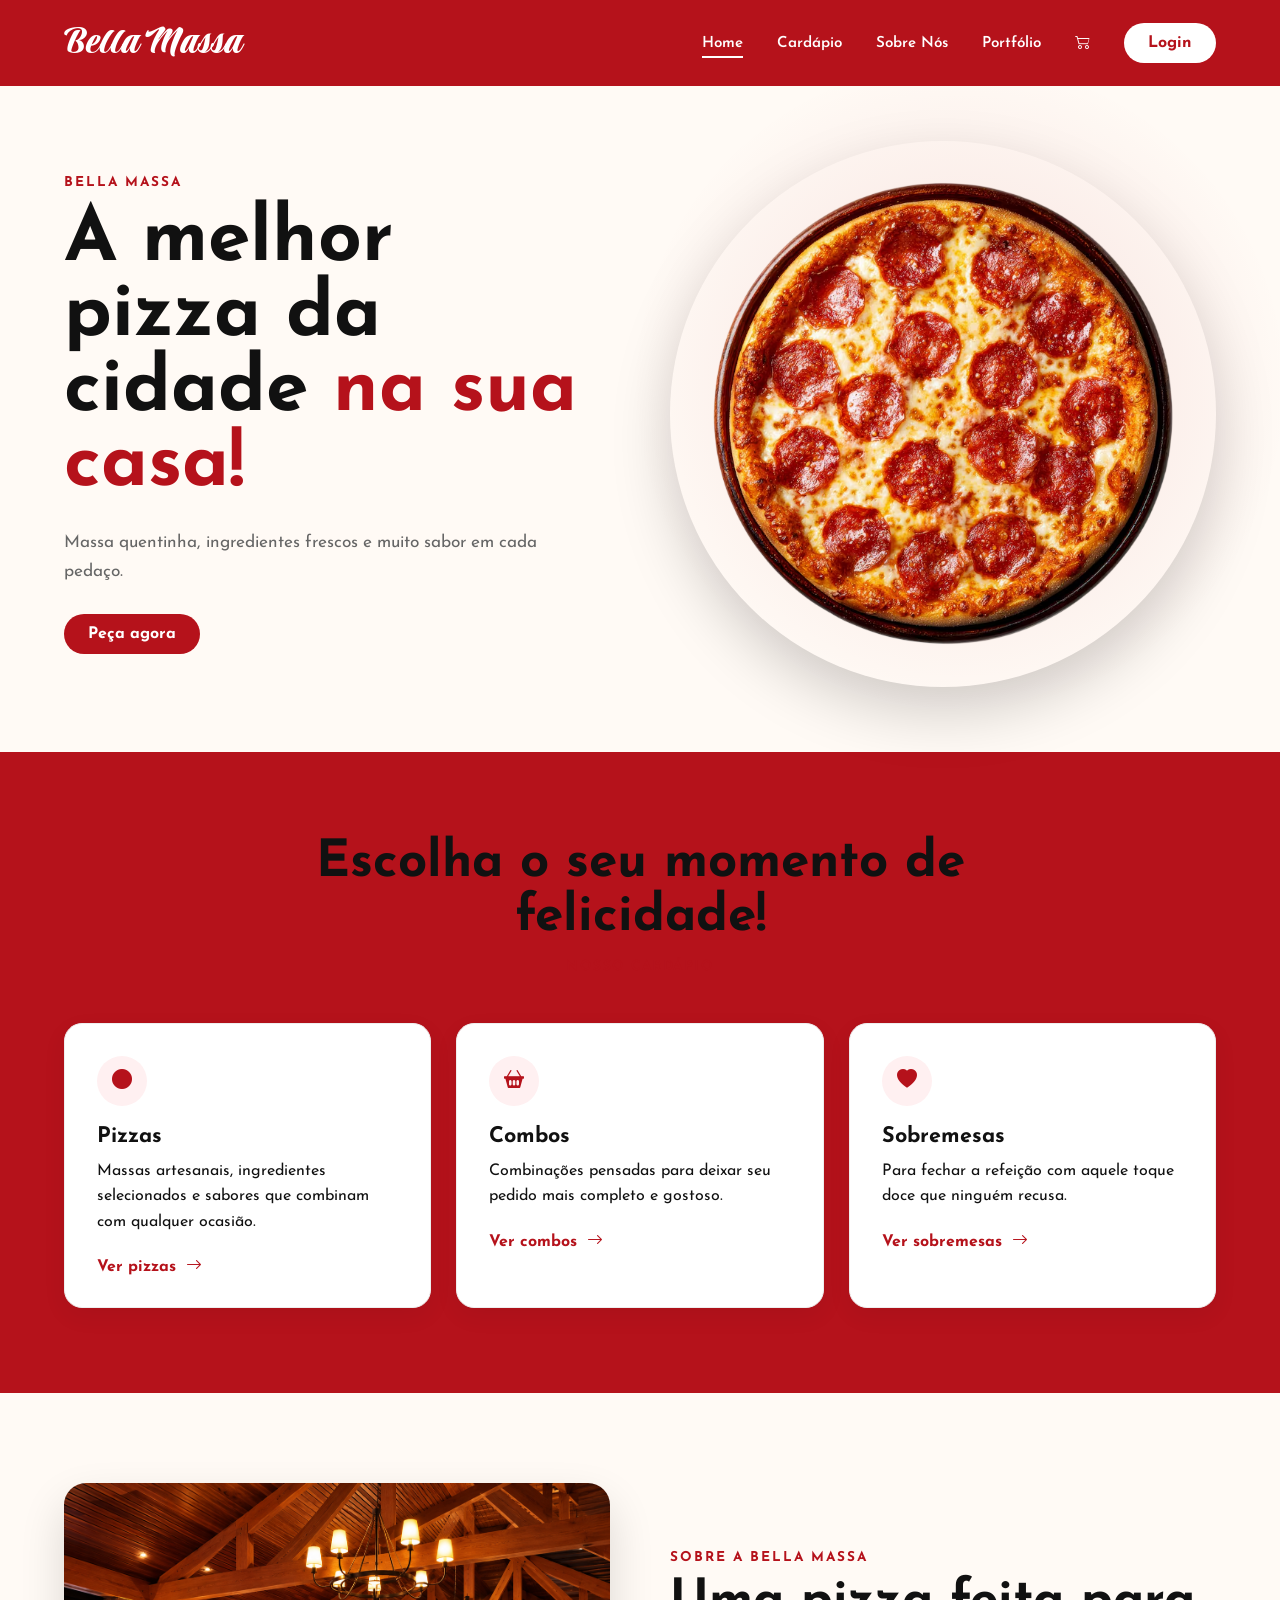
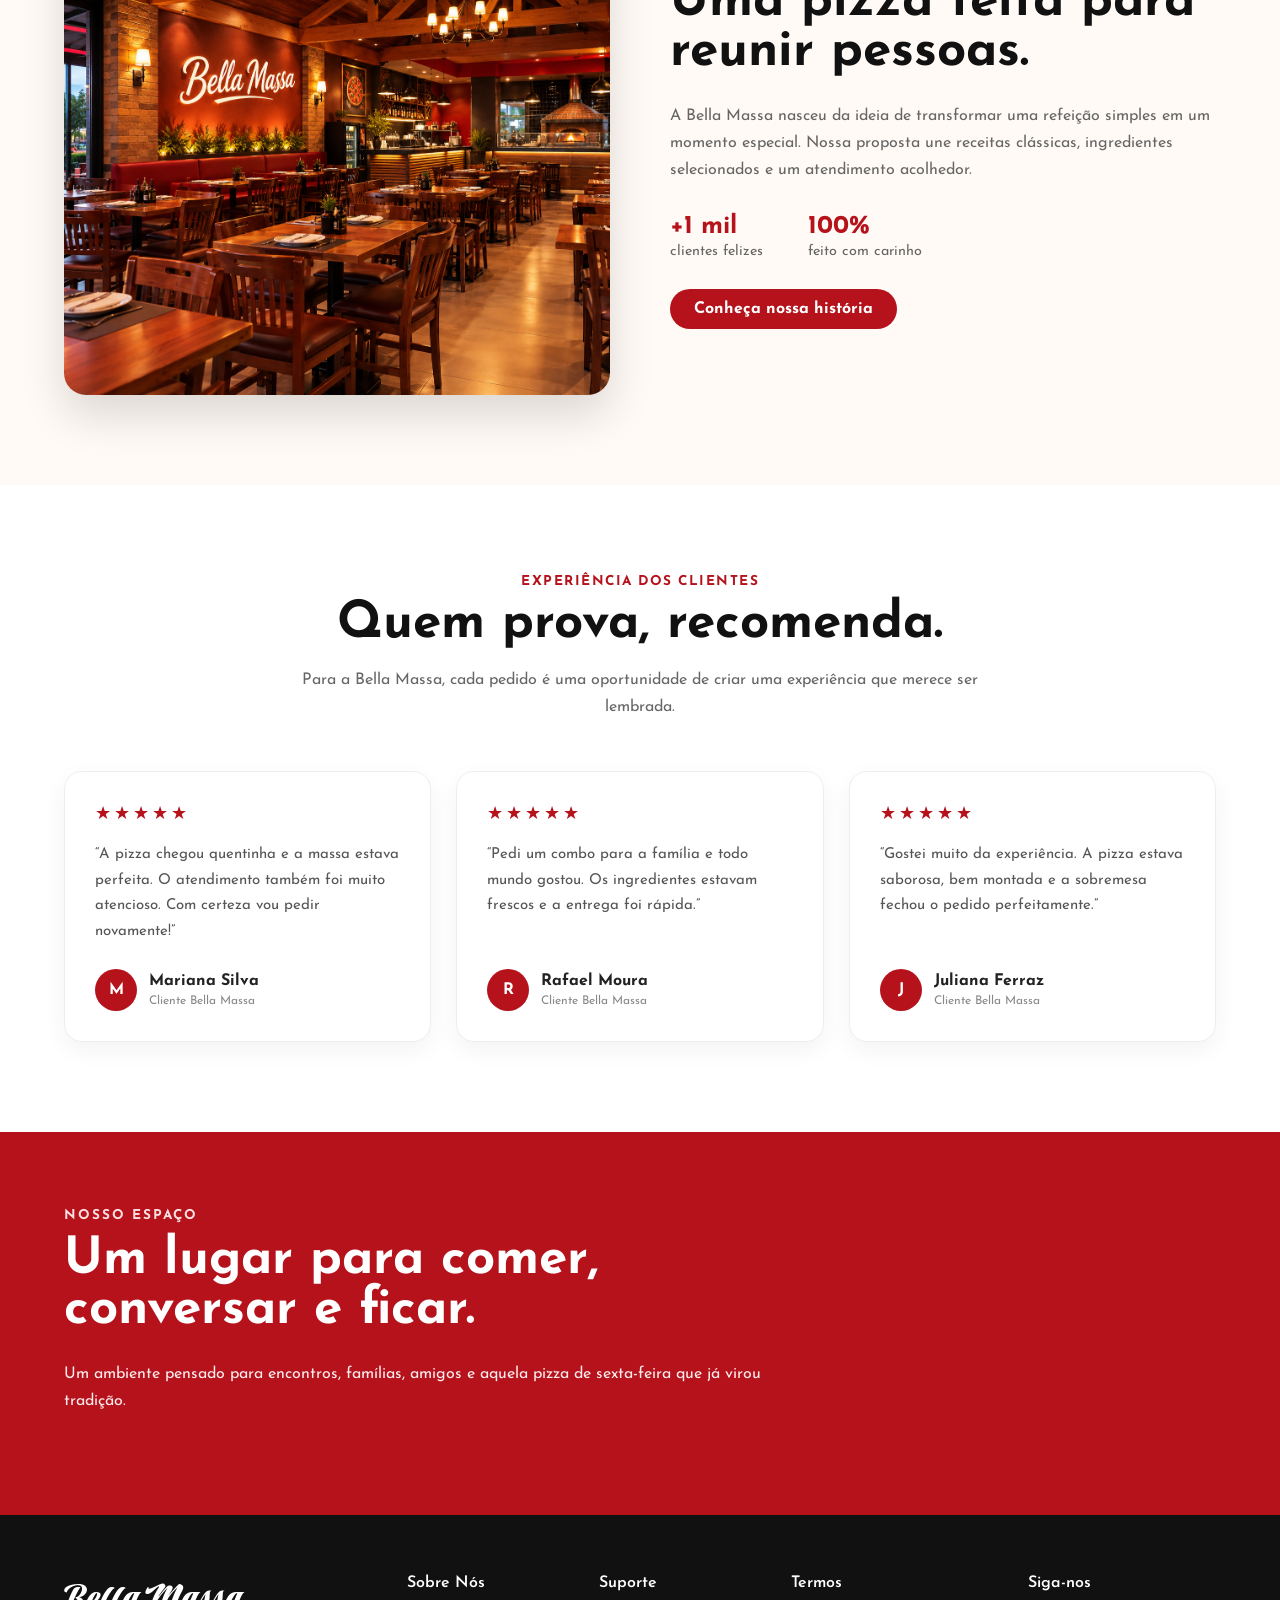
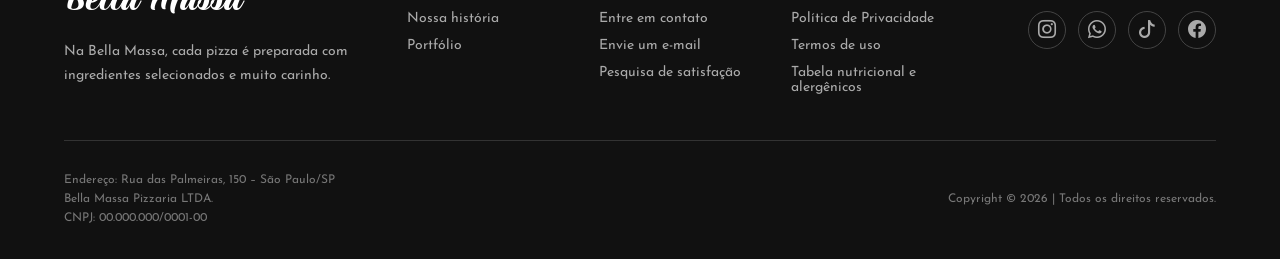
<file: index.html>
<!DOCTYPE html>
<html lang="pt-br">
<head>
    <meta charset="UTF-8">
    <meta name="viewport" content="width=device-width, initial-scale=1.0">
    <title>Bella Massa</title>


    <link rel="stylesheet" href="style.css">
    <link rel="stylesheet" href="https://cdn.jsdelivr.net/npm/bootstrap-icons@1.13.1/font/bootstrap-icons.min.css">
    <link rel="shortcut icon" href="favicon_io/favicon-32x32.png" type="image/x-icon">
</head>


<body>


<header class="site-header"> 
    <div class="container"> 
        <nav class="navbar"> 

            <a href="index.html" class="logo">Bella Massa</a> 
 
            <ul class="nav-links"> 

                <li>
                    <a class="active" href="index.html">Home</a>
                </li> 

                <li>
                    <a href="cardapio.html">Cardápio</a>
                </li> 

                <li>
                    <a href="sobrenos.html">Sobre Nós</a>
                </li> 

                <li>
                    <a href="portfolio.html">Portfólio</a>
                </li>

                <!-- CARRINHO -->
                <li>
                    <a href="#carrinho" class="cart-icon" aria-label="Carrinho de compras">
                        <i class="bi bi-cart2"></i>
                    </a>
                </li>

                <li>
                    <a class="btn btn-light" href="#">Login</a>
                </li> 

            </ul> 
 
            <button class="menu-toggle" type="button" aria-label="Abrir menu"> 
                <i class="bi bi-list"></i> 
            </button> 

        </nav> 
    </div> 
</header>


<main>


    <section class="hero">
        <div class="container hero-content">
            <div class="hero-text">
                <span class="eyebrow">Bella Massa </span>
                <h1>A melhor pizza da cidade <span>na sua casa!</span></h1>
                <p>Massa quentinha, ingredientes frescos e muito sabor em cada pedaço.</p>


                <div class="hero-actions">
                    <a href="cardapio.html" class="btn btn-primary">Peça agora</a>
                    
                </div>
            </div>


            <div class="hero-image">
                <img src="img/pizza-home.png" alt="Pizza da Bella Massa">
            </div>
        </div>
    </section>


<section class="products-preview" id="produtos">
        <div class="container">
            <div class="section-heading">
             
                <h2> Escolha o seu momento de felicidade!</h2>
                   <span>Nosso cardápio</span>
               
            </div>


            <div class="category-cards">
                <article class="category-card">
                    <div class="category-icon"><i class="bi bi-circle-fill"></i></div>
                    <h3>Pizzas</h3>
                    <p>Massas artesanais, ingredientes selecionados e sabores que combinam com qualquer ocasião.</p>
                    <a href="cardapio.html#pizzas" class="card-link">Ver pizzas <i class="bi bi-arrow-right"></i></a>
                </article>


                <article class="category-card">
                    <div class="category-icon"><i class="bi bi-basket2-fill"></i></div>
                    <h3>Combos</h3>
                    <p>Combinações pensadas para deixar seu pedido mais completo e gostoso.</p>
                    <a href="cardapio.html#combos" class="card-link">Ver combos <i class="bi bi-arrow-right"></i></a>
                </article>


                <article class="category-card">
                    <div class="category-icon"><i class="bi bi-heart-fill"></i></div>
                    <h3>Sobremesas</h3>
                    <p>Para fechar a refeição com aquele toque doce que ninguém recusa.</p>
                    <a href="cardapio.html#sobremesas" class="card-link">Ver sobremesas <i class="bi bi-arrow-right"></i></a>
                </article>
            </div>
        </div>
    </section>



    <section class="about-section" id="sobre">
        <div class="container about-content">
            <div class="about-image">
                <img src="img/resturante-bellamassa.png" alt="Ambiente da Bella Massa">
            </div>


            <div class="about-text">
                <span class="eyebrow">Sobre a Bella Massa</span>
                <h2>Uma pizza feita para reunir pessoas.</h2>
                <p>
                    A Bella Massa nasceu da ideia de transformar uma refeição simples
                    em um momento especial. Nossa proposta une receitas clássicas,
                    ingredientes selecionados e um atendimento acolhedor.
                </p>


                <div class="about-stats">
                    <div>
                        <strong>+1 mil</strong>
                        <span>clientes felizes</span>
                    </div>
                    <div>
                        <strong>100%</strong>
                        <span>feito com carinho</span>
                    </div>
                </div>


                <a href="sobrenos.html" class="btn btn-primary">Conheça nossa história</a>
            </div>
        </div>
    </section>


            <!-- ================= PORTFÓLIO / AVALIAÇÕES ================= -->
        <section class="portfolio" id="portfolio">
            <div class="container">
                <div class="section-heading">
                    <span class="section-tag">Experiência dos clientes</span>
                    <h2>Quem prova, recomenda.</h2>
                    <p>
                        Para a Bella Massa, cada pedido é uma oportunidade de
                        criar uma experiência que merece ser lembrada.
                    </p>
                </div>


                <div class="avaliacoes-grid">


                    <article class="avaliacao-card">
                        <div class="estrelas" aria-label="5 estrelas">★★★★★</div>
                        <p>
                            “A pizza chegou quentinha e a massa estava perfeita.
                            O atendimento também foi muito atencioso. Com certeza
                            vou pedir novamente!”
                        </p>


                        <div class="cliente">
                            <div class="cliente-inicial">M</div>
                            <div>
                                <strong>Mariana Silva</strong>
                                <span>Cliente Bella Massa</span>
                            </div>
                        </div>
                    </article>


                    <article class="avaliacao-card">
                        <div class="estrelas" aria-label="5 estrelas">★★★★★</div>
                        <p>
                            “Pedi um combo para a família e todo mundo gostou.
                            Os ingredientes estavam frescos e a entrega foi rápida.”
                        </p>


                        <div class="cliente">
                            <div class="cliente-inicial">R</div>
                            <div>
                                <strong>Rafael Moura</strong>
                                <span>Cliente Bella Massa</span>
                            </div>
                        </div>
                    </article>


                    <article class="avaliacao-card">
                        <div class="estrelas" aria-label="5 estrelas">★★★★★</div>
                        <p>
                            “Gostei muito da experiência. A pizza estava saborosa,
                            bem montada e a sobremesa fechou o pedido perfeitamente.”
                        </p>


                        <div class="cliente">
                            <div class="cliente-inicial">J</div>
                            <div>
                                <strong>Juliana Ferraz</strong>
                                <span>Cliente Bella Massa</span>
                            </div>
                        </div>
                    </article>


                </div>
            </div>
        </section>


    <section class="portfolio-section" id="portfolio">
        <div class="container portfolio-content">
            <div>
                <span class="eyebrow">Nosso espaço</span>
                <h2>Um lugar para comer, conversar e ficar.</h2>
                <p>
                    Um ambiente pensado para encontros, famílias, amigos e aquela
                    pizza de sexta-feira que já virou tradição.
                </p>
            </div>


        </div>
    </section>


</main>


<footer>
    <div class="container">


        <section class="footer-top">
            <div class="footer-brand">
                <a href="index.html" class="logo">Bella Massa</a>
                <p>Na Bella Massa, cada pizza é preparada com ingredientes selecionados e muito carinho.</p>
            </div>


            <div class="footer-column">
                <h3>Sobre Nós</h3>
                <div class="footer-links">
                    <a href="sobrenos.html">Nossa história</a>
                    <a href="portfolio.html">Portfólio</a>
                </div>
            </div>


            <div class="footer-column">
                <h3>Suporte</h3>
                <div class="footer-links">
                    <a href="#">Entre em contato</a>
                    <a href="#">Envie um e-mail</a>
                    <a href="#">Pesquisa de satisfação</a>
                </div>
            </div>


            <div class="footer-column">
                <h3>Termos</h3>
                <div class="footer-links">
                    <a href="#">Política de Privacidade</a>
                    <a href="#">Termos de uso</a>
                    <a href="#">Tabela nutricional e alergênicos</a>
                </div>
            </div>


            <div class="footer-column">
                <h3>Siga-nos</h3>
                <div class="social-links">
                    <a href="#" aria-label="Instagram"><i class="bi bi-instagram"></i></a>
                    <a href="#" aria-label="WhatsApp"><i class="bi bi-whatsapp"></i></a>
                    <a href="#" aria-label="TikTok"><i class="bi bi-tiktok"></i></a>
                    <a href="#" aria-label="Facebook"><i class="bi bi-facebook"></i></a>
                </div>
            </div>
        </section>


        <section class="footer-bottom">
            <p>
                Endereço: Rua das Palmeiras, 150 – São Paulo/SP<br>
                Bella Massa Pizzaria LTDA.<br>
                CNPJ: 00.000.000/0001-00
            </p>
            <p>Copyright &copy; 2026 | Todos os direitos reservados.</p>
        </section>


    </div>
</footer>


</body>
</html>
</file>
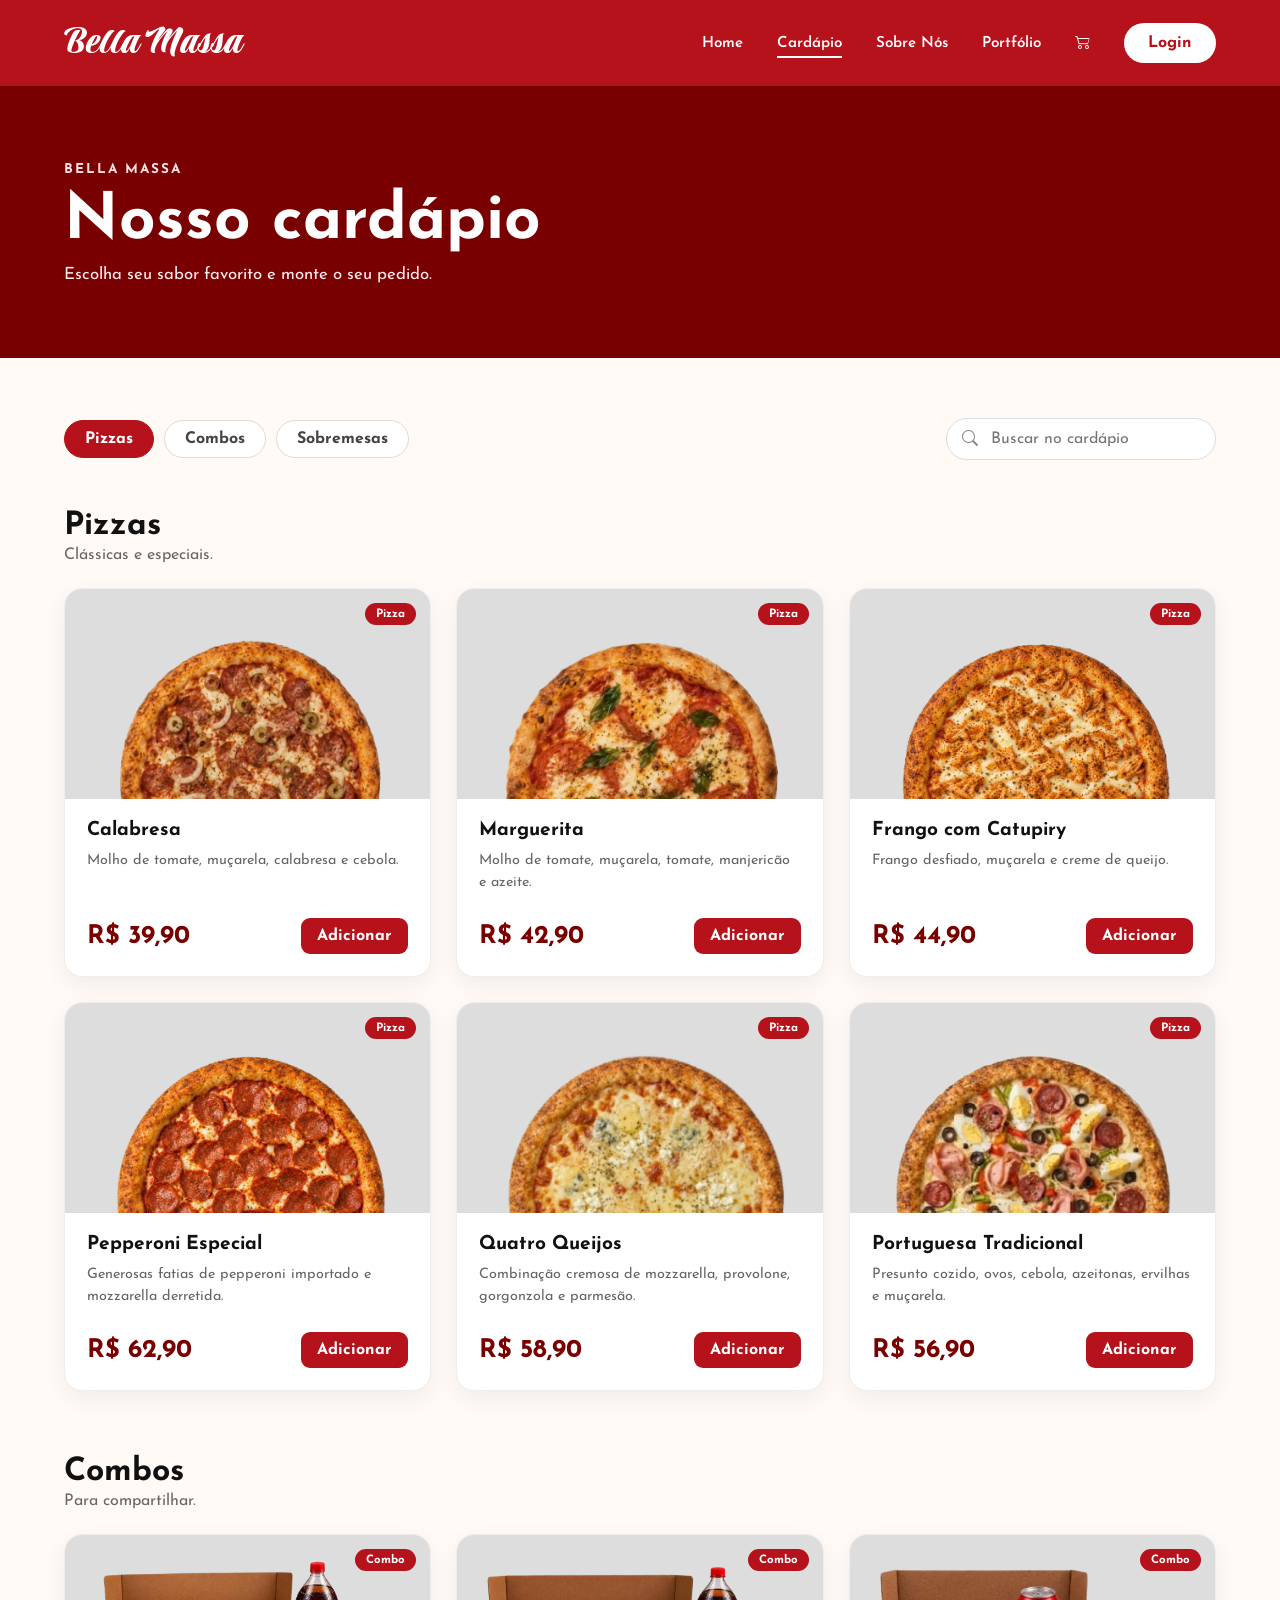
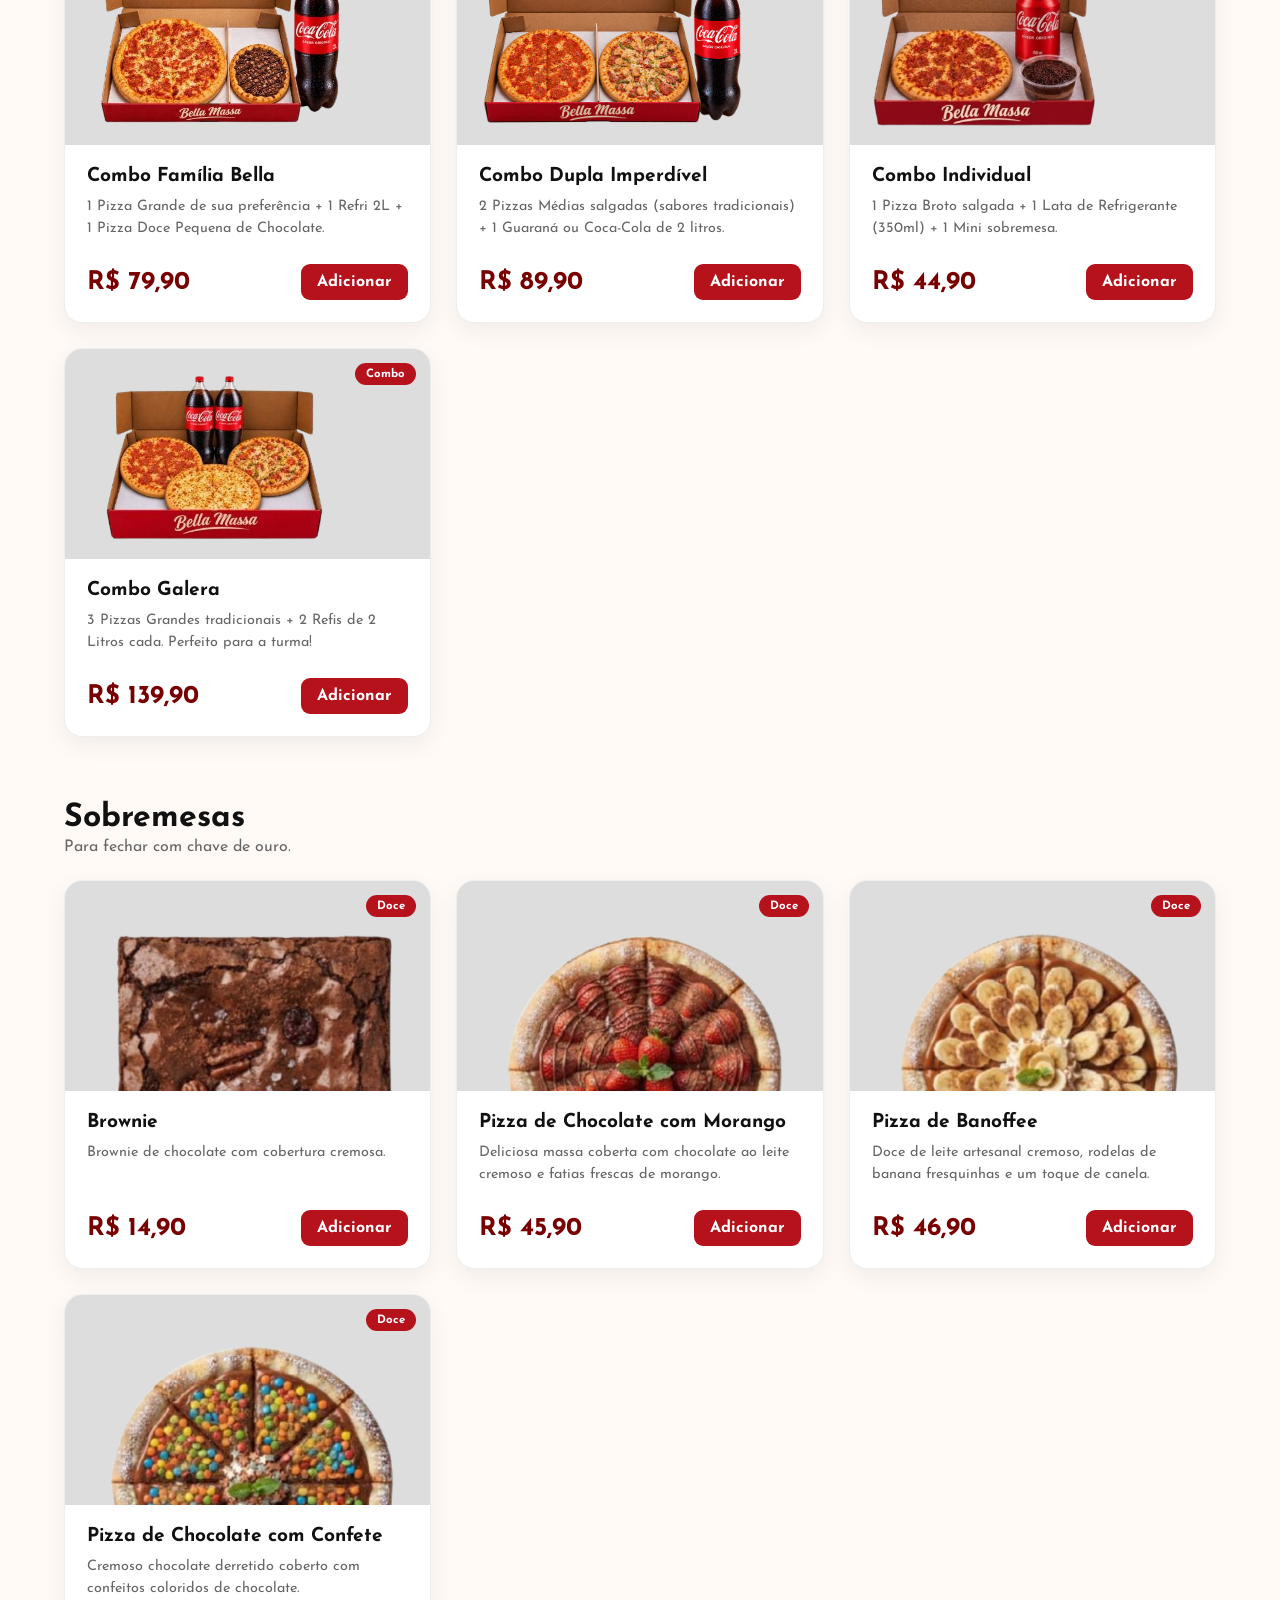
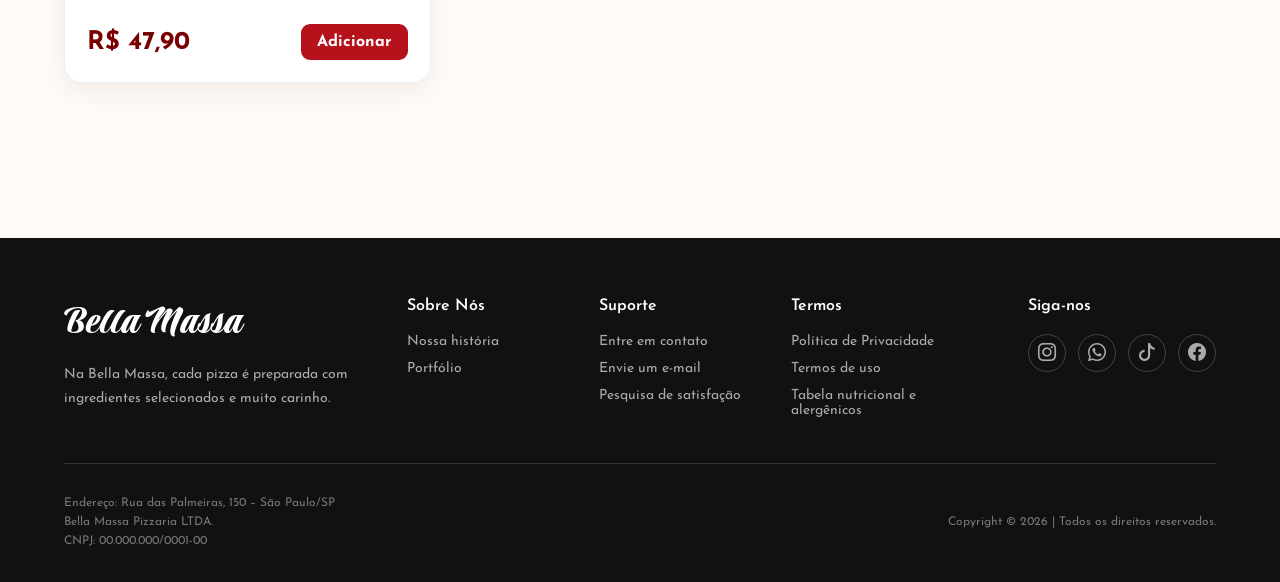
<file: cardapio.html>
<!DOCTYPE html>
<html lang="pt-br">
<head>
    <meta charset="UTF-8">
    <meta name="viewport" content="width=device-width, initial-scale=1.0">
    <title> Cardápio | Bella Massa</title>


    <link rel="stylesheet" href="style.css">
    <link rel="stylesheet" href="https://cdn.jsdelivr.net/npm/bootstrap-icons@1.13.1/font/bootstrap-icons.min.css">
    <link rel="shortcut icon" href="favicon_io/favicon-32x32.png" type="image/x-icon">
</head>


<body>


<header class="site-header">
    <div class="container">
        <nav class="navbar">
            <a href="index.html" class="logo">Bella Massa</a>


            <ul class="nav-links">
                <li><a href="index.html">Home</a></li>
                <li><a class="active" href="cardapio.html">Cardápio</a></li>
                <li><a href="sobrenos.html">Sobre Nós</a></li>
                <li><a href="portfolio.html">Portfólio</a></li>

                 <!-- CARRINHO -->
                <li>
                    <a href="#carrinho" class="cart-icon" aria-label="Carrinho de compras">
                        <i class="bi bi-cart2"></i>
                    </a>
                </li>
                <li><a class="btn btn-light" href="#">Login</a></li>
            </ul>


            <button class="menu-toggle" type="button" aria-label="Abrir menu">
                <i class="bi bi-list"></i>
            </button>
        </nav>
    </div>
</header>


<main class="menu-page">


    <section class="menu-hero">
        <div class="container">
            <span class="eyebrow">Bella Massa</span>
            <h1>Nosso cardápio</h1>
            <p>Escolha seu sabor favorito e monte o seu pedido.</p>
        </div>
    </section>


    <section class="menu-content">
        <div class="container">


            <div class="menu-toolbar">
                <div class="category-filters">
                    <a href="#pizzas" class="filter-btn active">Pizzas</a>
                    <a href="#combos" class="filter-btn">Combos</a>
                    <a href="#sobremesas" class="filter-btn">Sobremesas</a>
                </div>


                <div class="search-box">
                    <i class="bi bi-search"></i>
                    <input type="search" placeholder="Buscar no cardápio">
                </div>
            </div>


            <section class="menu-category" id="pizzas">
                <div class="category-title">
                    <h2>Pizzas</h2>
                    <p>Clássicas e especiais.</p>
                </div>


                <div class="menu-grid">


                    <article class="product-card">
                        <div class="product-image">
                            <img src="img/pizza-calabresa.png" alt="Pizza de calabresa">
                            <span>Pizza</span>
                        </div>
                        <div class="product-body">
                            <h3>Calabresa</h3>
                            <p>Molho de tomate, muçarela, calabresa e cebola.</p>
                            <div class="product-footer">
                                <strong>R$ 39,90</strong>
                                <button type="button">Adicionar</button>
                            </div>
                        </div>
                    </article>


                    <article class="product-card">
                        <div class="product-image">
                            <img src="img/pizza- marguerita.png" alt="Pizza marguerita">
                            <span>Pizza</span>
                        </div>
                        <div class="product-body">
                            <h3>Marguerita</h3>
                            <p>Molho de tomate, muçarela, tomate, manjericão e azeite.</p>
                            <div class="product-footer">
                                <strong>R$ 42,90</strong>
                                <button type="button">Adicionar</button>
                            </div>
                        </div>
                    </article>


                    <article class="product-card">
                        <div class="product-image">
                            <img src="img/pizza-frango.jpg" alt="Pizza de frango com catupiry">
                            <span>Pizza</span>
                        </div>
                        <div class="product-body">
                            <h3>Frango com Catupiry</h3>
                            <p>Frango desfiado, muçarela e creme de queijo.</p>
                            <div class="product-footer">
                                <strong>R$ 44,90</strong>
                                <button type="button">Adicionar</button>
                            </div>
                        </div>
                    </article>


                    <article class="product-card">
                        <div class="product-image">
                            <img src="img/pizza-pepperoni.jpg" alt="Pizza Pepperoni">
                            <span>Pizza</span>
                        </div>
                        <div class="product-body">
                            <h3>Pepperoni Especial</h3>
                            <p>Generosas fatias de pepperoni importado e mozzarella derretida.</p>
                            <div class="product-footer">
                                <strong>R$ 62,90</strong>
                                <button type="button">Adicionar</button>
                            </div>
                        </div>
                    </article>


                    <article class="product-card">
                        <div class="product-image">
                            <img src="img/pizza-quatro-queijos.png"t="Pizza Quatro Queijos">
                            <span>Pizza</span>
                        </div>
                        <div class="product-body">
                            <h3>Quatro Queijos</h3>
                            <p>Combinação cremosa de mozzarella, provolone, gorgonzola e parmesão.</p>
                            <div class="product-footer">
                                <strong>R$ 58,90</strong>
                                <button type="button">Adicionar</button>
                            </div>
                        </div>
                    </article>


                    <article class="product-card">
                        <div class="product-image">
                            <img src="img/pizza-portuguesa.jpg" alt="Pizza Portuguesa">
                            <span>Pizza</span>
                        </div>
                        <div class="product-body">
                            <h3>Portuguesa Tradicional</h3>
                            <p>Presunto cozido, ovos, cebola, azeitonas, ervilhas e muçarela.</p>
                            <div class="product-footer">
                                <strong>R$ 56,90</strong>
                                <button type="button">Adicionar</button>
                            </div>
                        </div>
                    </article>


                </div>
            </section>


            <section class="menu-category" id="combos">
                <div class="category-title">
                    <h2>Combos</h2>
                    <p>Para compartilhar.</p>
                </div>


                <div class="menu-grid">


                    <article class="product-card">
                        <div class="product-image">
                            <img src="img/combo-familia.jpg" alt="Combo família">
                            <span>Combo</span>
                        </div>
                        <div class="product-body">
                            <h3>Combo Família Bella</h3>
                            <p>1 Pizza Grande de sua preferência + 1 Refri 2L + 1 Pizza Doce Pequena de Chocolate.</p>
                            <div class="product-footer">
                                <strong>R$ 79,90</strong>
                                <button type="button">Adicionar</button>
                            </div>
                        </div>
                    </article>


                    <article class="product-card">
                        <div class="product-image">
                            <img src="img/combo-duplo.jpg" alt="Combo duplo">
                            <span>Combo</span>
                        </div>
                        <div class="product-body">
                            <h3>Combo Dupla Imperdível</h3>
                            <p>2 Pizzas Médias salgadas (sabores tradicionais) + 1 Guaraná ou Coca-Cola de 2 litros.</p>
                            <div class="product-footer">
                                <strong>R$ 89,90</strong>
                                <button type="button">Adicionar</button>
                            </div>
                        </div>
                    </article>


                    <article class="product-card">
                        <div class="product-image">
                            <img src="img/combo-individual.jpg" alt="Combo Individual Supremo">
                            <span>Combo</span>
                        </div>
                        <div class="product-body">
                            <h3>Combo Individual</h3>
                            <p>1 Pizza Broto salgada + 1 Lata de Refrigerante (350ml) + 1 Mini sobremesa.</p>
                            <div class="product-footer">
                                <strong>R$ 44,90</strong>
                                <button type="button">Adicionar</button>
                            </div>
                        </div>
                    </article>


                    <article class="product-card">
                        <div class="product-image">
                            <img src="img/combo-galera.jpg" alt="Combo Galera da Noite">
                            <span>Combo</span>
                        </div>
                        <div class="product-body">
                            <h3>Combo Galera</h3>
                            <p>3 Pizzas Grandes tradicionais + 2 Refis de 2 Litros cada. Perfeito para a turma!</p>
                            <div class="product-footer">
                                <strong>R$ 139,90</strong>
                                <button type="button">Adicionar</button>
                            </div>
                        </div>
                    </article>


                </div>
            </section>


            <section class="menu-category" id="sobremesas">
                <div class="category-title">
                    <h2>Sobremesas</h2>
                    <p>Para fechar com chave de ouro.</p>
                </div>


                <div class="menu-grid">


                    <article class="product-card">
                        <div class="product-image">
                            <img src="img/brownie.jpg" alt="Brownie">
                            <span>Doce</span>
                        </div>
                        <div class="product-body">
                            <h3>Brownie</h3>
                            <p>Brownie de chocolate com cobertura cremosa.</p>
                            <div class="product-footer">
                                <strong>R$ 14,90</strong>
                                <button type="button">Adicionar</button>
                            </div>
                        </div>
                    </article>


                    <article class="product-card">
                        <div class="product-image">
                            <img src="img/pizza-doce-morango.jpg" alt="Pizza de Chocolate com Morango">
                            <span>Doce</span>
                        </div>
                        <div class="product-body">
                            <h3>Pizza de Chocolate com Morango</h3>
                            <p>Deliciosa massa coberta com chocolate ao leite cremoso e fatias frescas de morango.</p>
                            <div class="product-footer">
                                <strong>R$ 45,90</strong>
                                <button type="button">Adicionar</button>
                            </div>
                        </div>
                    </article>


                    <article class="product-card">
                        <div class="product-image">
                            <img src="img/pizza-banoffee.jpg" alt="Pizza de Banoffee">
                            <span>Doce</span>
                        </div>
                        <div class="product-body">
                            <h3>Pizza de Banoffee</h3>
                            <p>Doce de leite artesanal cremoso, rodelas de banana fresquinhas e um toque de canela.</p>
                            <div class="product-footer">
                                <strong>R$ 46,90</strong>
                                <button type="button">Adicionar</button>
                            </div>
                        </div>
                    </article>


                    <article class="product-card">
                        <div class="product-image">
                            <img src="img/pizza-chocolate.jpg" alt="Pizza de Chocolate com Confete">
                            <span>Doce</span>
                        </div>
                        <div class="product-body">
                            <h3>Pizza de Chocolate com Confete</h3>
                            <p>Cremoso chocolate derretido coberto com confeitos coloridos de chocolate.</p>
                            <div class="product-footer">
                                <strong>R$ 47,90</strong>
                                <button type="button">Adicionar</button>
                            </div>
                        </div>
                    </article>


                </div>
            </section>


        </div>
    </section>


</main>


<footer>
    <div class="container">


        <section class="footer-top">
            <div class="footer-brand">
                <a href="index.html" class="logo">Bella Massa</a>
                <p>Na Bella Massa, cada pizza é preparada com ingredientes selecionados e muito carinho.</p>
            </div>


            <div class="footer-column">
                <h3>Sobre Nós</h3>
                <div class="footer-links">
                    <a href="index.html#sobre">Nossa história</a>
                    <a href="index.html#portfolio">Portfólio</a>
                </div>
            </div>


            <div class="footer-column">
                <h3>Suporte</h3>
                <div class="footer-links">
                    <a href="#">Entre em contato</a>
                    <a href="#">Envie um e-mail</a>
                    <a href="#">Pesquisa de satisfação</a>
                </div>
            </div>


            <div class="footer-column">
                <h3>Termos</h3>
                <div class="footer-links">
                    <a href="#">Política de Privacidade</a>
                    <a href="#">Termos de uso</a>
                    <a href="#">Tabela nutricional e alergênicos</a>
                </div>
            </div>


            <div class="footer-column">
                <h3>Siga-nos</h3>
                <div class="social-links">
                    <a href="#" aria-label="Instagram"><i class="bi bi-instagram"></i></a>
                    <a href="#" aria-label="WhatsApp"><i class="bi bi-whatsapp"></i></a>
                    <a href="#" aria-label="TikTok"><i class="bi bi-tiktok"></i></a>
                    <a href="#" aria-label="Facebook"><i class="bi bi-facebook"></i></a>
                </div>
            </div>
        </section>


        <section class="footer-bottom">
            <p>
                Endereço: Rua das Palmeiras, 150 – São Paulo/SP<br>
                Bella Massa Pizzaria LTDA.<br>
                CNPJ: 00.000.000/0001-00
            </p>
            <p>Copyright &copy; 2026 | Todos os direitos reservados.</p>
        </section>


    </div>
</footer>


</body>
</html>
</file>
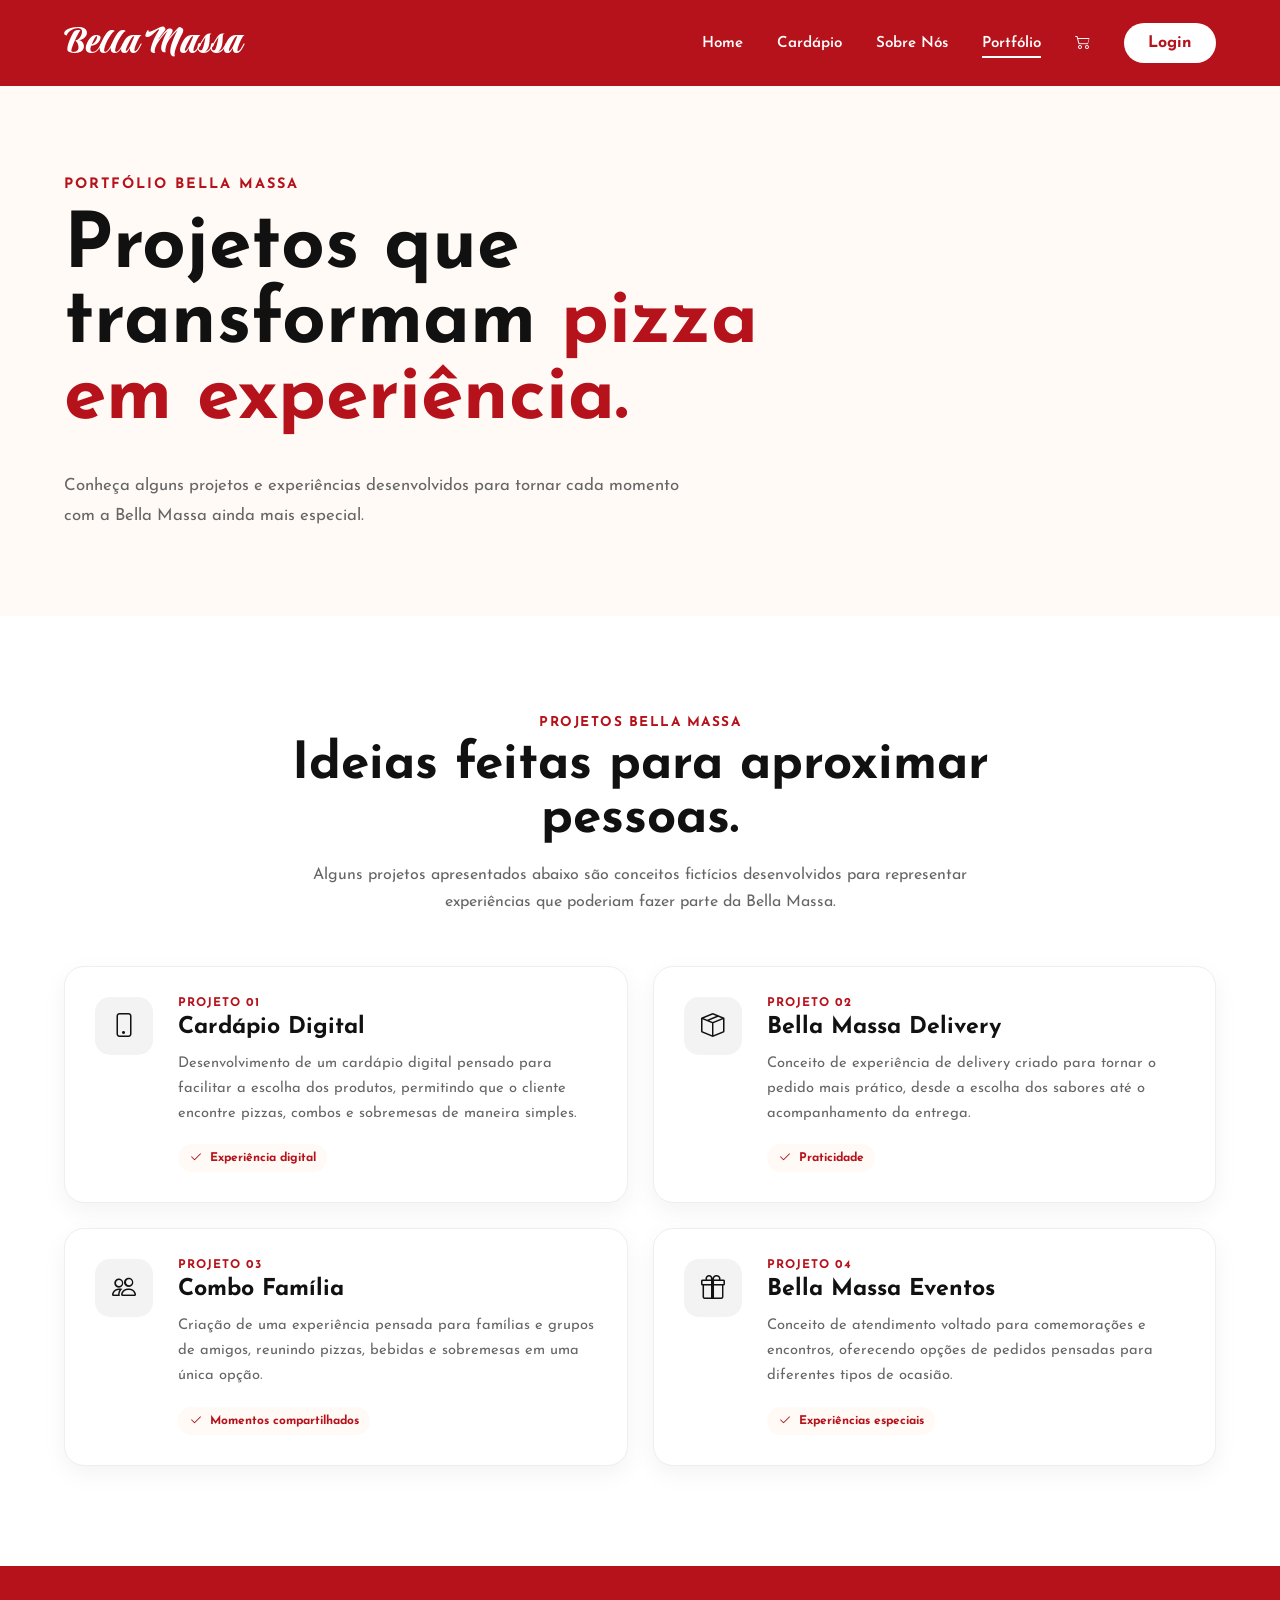
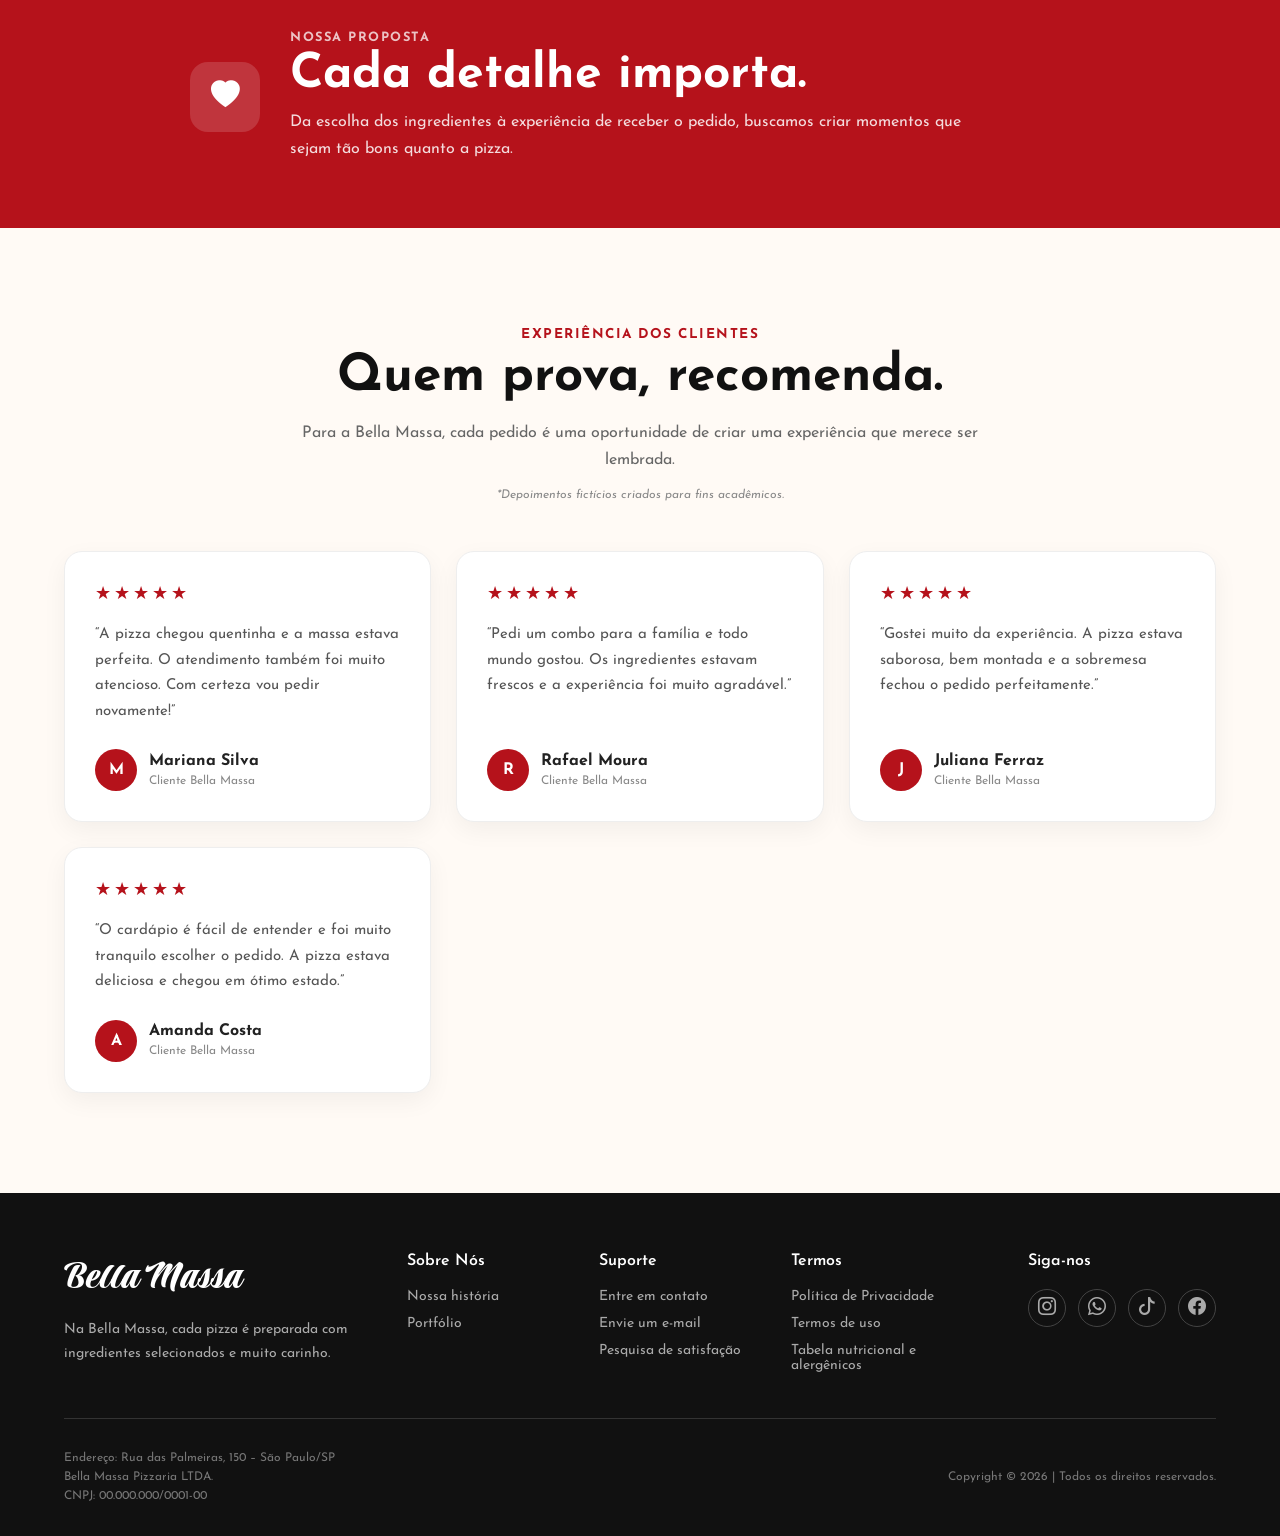
<file: portfolio.html>
<!DOCTYPE html>
<html lang="pt-br">

<head>

    <meta charset="UTF-8">
    <meta name="viewport" content="width=device-width, initial-scale=1.0">

    <title>Portfólio | Bella Massa</title>

    <link rel="stylesheet" href="style.css">

    <link rel="stylesheet"
        href="https://cdn.jsdelivr.net/npm/bootstrap-icons@1.13.1/font/bootstrap-icons.min.css">
        <link rel="shortcut icon" href="favicon_io/favicon-32x32.png" type="image/x-icon">

</head>


<body>


    <!-- ================= CABEÇALHO ================= -->

    <header class="site-header">

        <div class="container">

            <nav class="navbar">

                <a href="index.html" class="logo">
                    Bella Massa
                </a>


                <ul class="nav-links">

                    <li>
                        <a href="index.html">
                            Home
                        </a>
                    </li>

                    <li>
                        <a href="cardapio.html">
                            Cardápio
                        </a>
                    </li>

                    <li>
                        <a href="sobrenos.html">
                            Sobre Nós
                        </a>
                    </li>

                    <li>
                        <a class="active" href="portfolio.html">
                            Portfólio
                        </a>
                    </li>

                    <li>
                        <a href="#carrinho" class="cart-icon"
                            aria-label="Carrinho de compras">
                            <i class="bi bi-cart2"></i>
                        </a>
                    </li>

                    <li>
                        <a class="btn btn-light" href="#">
                            Login
                        </a>
                    </li>

                </ul>


                <button class="menu-toggle"
                    type="button"
                    aria-label="Abrir menu">

                    <i class="bi bi-list"></i>

                </button>

            </nav>

        </div>

    </header>



    <!-- ================= CONTEÚDO ================= -->

    <main>


        <!-- ================= HERO ================= -->

        <section class="portfolio-hero">

            <div class="container portfolio-hero-content">

                <div class="portfolio-hero-text">

                    <span class="eyebrow">
                        Portfólio Bella Massa
                    </span>

                    <h1>
                        Projetos que transformam
                        <span>pizza em experiência.</span>
                    </h1>

                    <p>
                        Conheça alguns projetos e experiências desenvolvidos
                        para tornar cada momento com a Bella Massa ainda mais
                        especial.
                    </p>

                </div>


             
            </div>

        </section>



        <!-- ================= PROJETOS ================= -->

        <section class="projetos-section">

            <div class="container">


                <div class="section-heading">

                    <span>Projetos Bella Massa</span>

                    <h2>
                        Ideias feitas para aproximar pessoas.
                    </h2>

                    <p>
                        Alguns projetos apresentados abaixo são conceitos
                        fictícios desenvolvidos para representar experiências
                        que poderiam fazer parte da Bella Massa.
                    </p>

                </div>



                <div class="projetos-grid">


                    <!-- PROJETO 01 -->

                    <article class="projeto-card">

                        <div class="projeto-icon">
                            <i class="bi bi-phone"></i>
                        </div>

                        <div class="projeto-content">

                            <span class="projeto-number">
                                Projeto 01
                            </span>

                            <h3>
                                Cardápio Digital
                            </h3>

                            <p>
                                Desenvolvimento de um cardápio digital
                                pensado para facilitar a escolha dos produtos,
                                permitindo que o cliente encontre pizzas,
                                combos e sobremesas de maneira simples.
                            </p>

                            <div class="projeto-tag">
                                <i class="bi bi-check2"></i>
                                Experiência digital
                            </div>

                        </div>

                    </article>



                    <!-- PROJETO 02 -->

                    <article class="projeto-card">

                        <div class="projeto-icon">
                            <i class="bi bi-box-seam"></i>
                        </div>

                        <div class="projeto-content">

                            <span class="projeto-number">
                                Projeto 02
                            </span>

                            <h3>
                                Bella Massa Delivery
                            </h3>

                            <p>
                                Conceito de experiência de delivery criado
                                para tornar o pedido mais prático, desde a
                                escolha dos sabores até o acompanhamento
                                da entrega.
                            </p>

                            <div class="projeto-tag">
                                <i class="bi bi-check2"></i>
                                Praticidade
                            </div>

                        </div>

                    </article>



                    <!-- PROJETO 03 -->

                    <article class="projeto-card">

                        <div class="projeto-icon">
                            <i class="bi bi-people"></i>
                        </div>

                        <div class="projeto-content">

                            <span class="projeto-number">
                                Projeto 03
                            </span>

                            <h3>
                                Combo Família
                            </h3>

                            <p>
                                Criação de uma experiência pensada para
                                famílias e grupos de amigos, reunindo pizzas,
                                bebidas e sobremesas em uma única opção.
                            </p>

                            <div class="projeto-tag">
                                <i class="bi bi-check2"></i>
                                Momentos compartilhados
                            </div>

                        </div>

                    </article>



                    <!-- PROJETO 04 -->

                    <article class="projeto-card">

                        <div class="projeto-icon">
                            <i class="bi bi-gift"></i>
                        </div>

                        <div class="projeto-content">

                            <span class="projeto-number">
                                Projeto 04
                            </span>

                            <h3>
                                Bella Massa Eventos
                            </h3>

                            <p>
                                Conceito de atendimento voltado para
                                comemorações e encontros, oferecendo opções
                                de pedidos pensadas para diferentes tipos
                                de ocasião.
                            </p>

                            <div class="projeto-tag">
                                <i class="bi bi-check2"></i>
                                Experiências especiais
                            </div>

                        </div>

                    </article>


                </div>

            </div>

        </section>



        <!-- ================= DESTAQUE ================= -->

        <section class="portfolio-destaque">

            <div class="container">

                <div class="portfolio-destaque-content">

                    <div class="destaque-icon">
                        <i class="bi bi-heart-fill"></i>
                    </div>

                    <div>

                        <span>
                            Nossa proposta
                        </span>

                        <h2>
                            Cada detalhe importa.
                        </h2>

                        <p>
                            Da escolha dos ingredientes à experiência de
                            receber o pedido, buscamos criar momentos que
                            sejam tão bons quanto a pizza.
                        </p>

                    </div>

                </div>

            </div>

        </section>



        <!-- ================= AVALIAÇÕES ================= -->

        <section class="portfolio-avaliacoes">

            <div class="container">


                <div class="section-heading">

                    <span>
                        Experiência dos clientes
                    </span>

                    <h2>
                        Quem prova, recomenda.
                    </h2>

                    <p>
                        Para a Bella Massa, cada pedido é uma oportunidade
                        de criar uma experiência que merece ser lembrada.
                    </p>

                    <small>
                        *Depoimentos fictícios criados para fins acadêmicos.
                    </small>

                </div>



                <div class="avaliacoes-grid">


                    <!-- AVALIAÇÃO 01 -->

                    <article class="avaliacao-card">

                        <div class="estrelas"
                            aria-label="5 estrelas">
                            ★★★★★
                        </div>

                        <p>
                            “A pizza chegou quentinha e a massa estava
                            perfeita. O atendimento também foi muito
                            atencioso. Com certeza vou pedir novamente!”
                        </p>


                        <div class="cliente">

                            <div class="cliente-inicial">
                                M
                            </div>

                            <div>

                                <strong>
                                    Mariana Silva
                                </strong>

                                <span>
                                    Cliente Bella Massa
                                </span>

                            </div>

                        </div>

                    </article>



                    <!-- AVALIAÇÃO 02 -->

                    <article class="avaliacao-card">

                        <div class="estrelas"
                            aria-label="5 estrelas">
                            ★★★★★
                        </div>

                        <p>
                            “Pedi um combo para a família e todo mundo
                            gostou. Os ingredientes estavam frescos e
                            a experiência foi muito agradável.”
                        </p>


                        <div class="cliente">

                            <div class="cliente-inicial">
                                R
                            </div>

                            <div>

                                <strong>
                                    Rafael Moura
                                </strong>

                                <span>
                                    Cliente Bella Massa
                                </span>

                            </div>

                        </div>

                    </article>



                    <!-- AVALIAÇÃO 03 -->

                    <article class="avaliacao-card">

                        <div class="estrelas"
                            aria-label="5 estrelas">
                            ★★★★★
                        </div>

                        <p>
                            “Gostei muito da experiência. A pizza estava
                            saborosa, bem montada e a sobremesa fechou
                            o pedido perfeitamente.”
                        </p>


                        <div class="cliente">

                            <div class="cliente-inicial">
                                J
                            </div>

                            <div>

                                <strong>
                                    Juliana Ferraz
                                </strong>

                                <span>
                                    Cliente Bella Massa
                                </span>

                            </div>

                        </div>

                    </article>



                    <!-- AVALIAÇÃO 04 -->

                    <article class="avaliacao-card">

                        <div class="estrelas"
                            aria-label="5 estrelas">
                            ★★★★★
                        </div>

                        <p>
                            “O cardápio é fácil de entender e foi muito
                            tranquilo escolher o pedido. A pizza estava
                            deliciosa e chegou em ótimo estado.”
                        </p>


                        <div class="cliente">

                            <div class="cliente-inicial">
                                A
                            </div>

                            <div>

                                <strong>
                                    Amanda Costa
                                </strong>

                                <span>
                                    Cliente Bella Massa
                                </span>

                            </div>

                        </div>

                    </article>


                </div>

            </div>

        </section>


    <!-- ================= RODAPÉ ================= -->

    <footer>

        <div class="container">

            <section class="footer-top">


                <div class="footer-brand">

                    <a href="index.html"
                        class="logo">
                        Bella Massa
                    </a>

                    <p>
                        Na Bella Massa, cada pizza é preparada com
                        ingredientes selecionados e muito carinho.
                    </p>

                </div>



                <div class="footer-column">

                    <h3>
                        Sobre Nós
                    </h3>

                    <div class="footer-links">

                        <a href="sobrenos.html">
                            Nossa história
                        </a>

                        <a href="portfolio.html">
                            Portfólio
                        </a>

                    </div>

                </div>



                <div class="footer-column">

                    <h3>
                        Suporte
                    </h3>

                    <div class="footer-links">

                        <a href="#">
                            Entre em contato
                        </a>

                        <a href="#">
                            Envie um e-mail
                        </a>

                        <a href="#">
                            Pesquisa de satisfação
                        </a>

                    </div>

                </div>



                <div class="footer-column">

                    <h3>
                        Termos
                    </h3>

                    <div class="footer-links">

                        <a href="#">
                            Política de Privacidade
                        </a>

                        <a href="#">
                            Termos de uso
                        </a>

                        <a href="#">
                            Tabela nutricional e alergênicos
                        </a>

                    </div>

                </div>



                <div class="footer-column">

                    <h3>
                        Siga-nos
                    </h3>

                    <div class="social-links">

                        <a href="#"
                            aria-label="Instagram">
                            <i class="bi bi-instagram"></i>
                        </a>

                        <a href="#"
                            aria-label="WhatsApp">
                            <i class="bi bi-whatsapp"></i>
                        </a>

                        <a href="#"
                            aria-label="TikTok">
                            <i class="bi bi-tiktok"></i>
                        </a>

                        <a href="#"
                            aria-label="Facebook">
                            <i class="bi bi-facebook"></i>
                        </a>

                    </div>

                </div>


            </section>



            <section class="footer-bottom">

                <p>
                    Endereço: Rua das Palmeiras, 150 – São Paulo/SP<br>
                    Bella Massa Pizzaria LTDA.<br>
                    CNPJ: 00.000.000/0001-00
                </p>

                <p>
                    Copyright &copy; 2026 |
                    Todos os direitos reservados.
                </p>

            </section>

        </div>

    </footer>


</body>

</html>
</file>
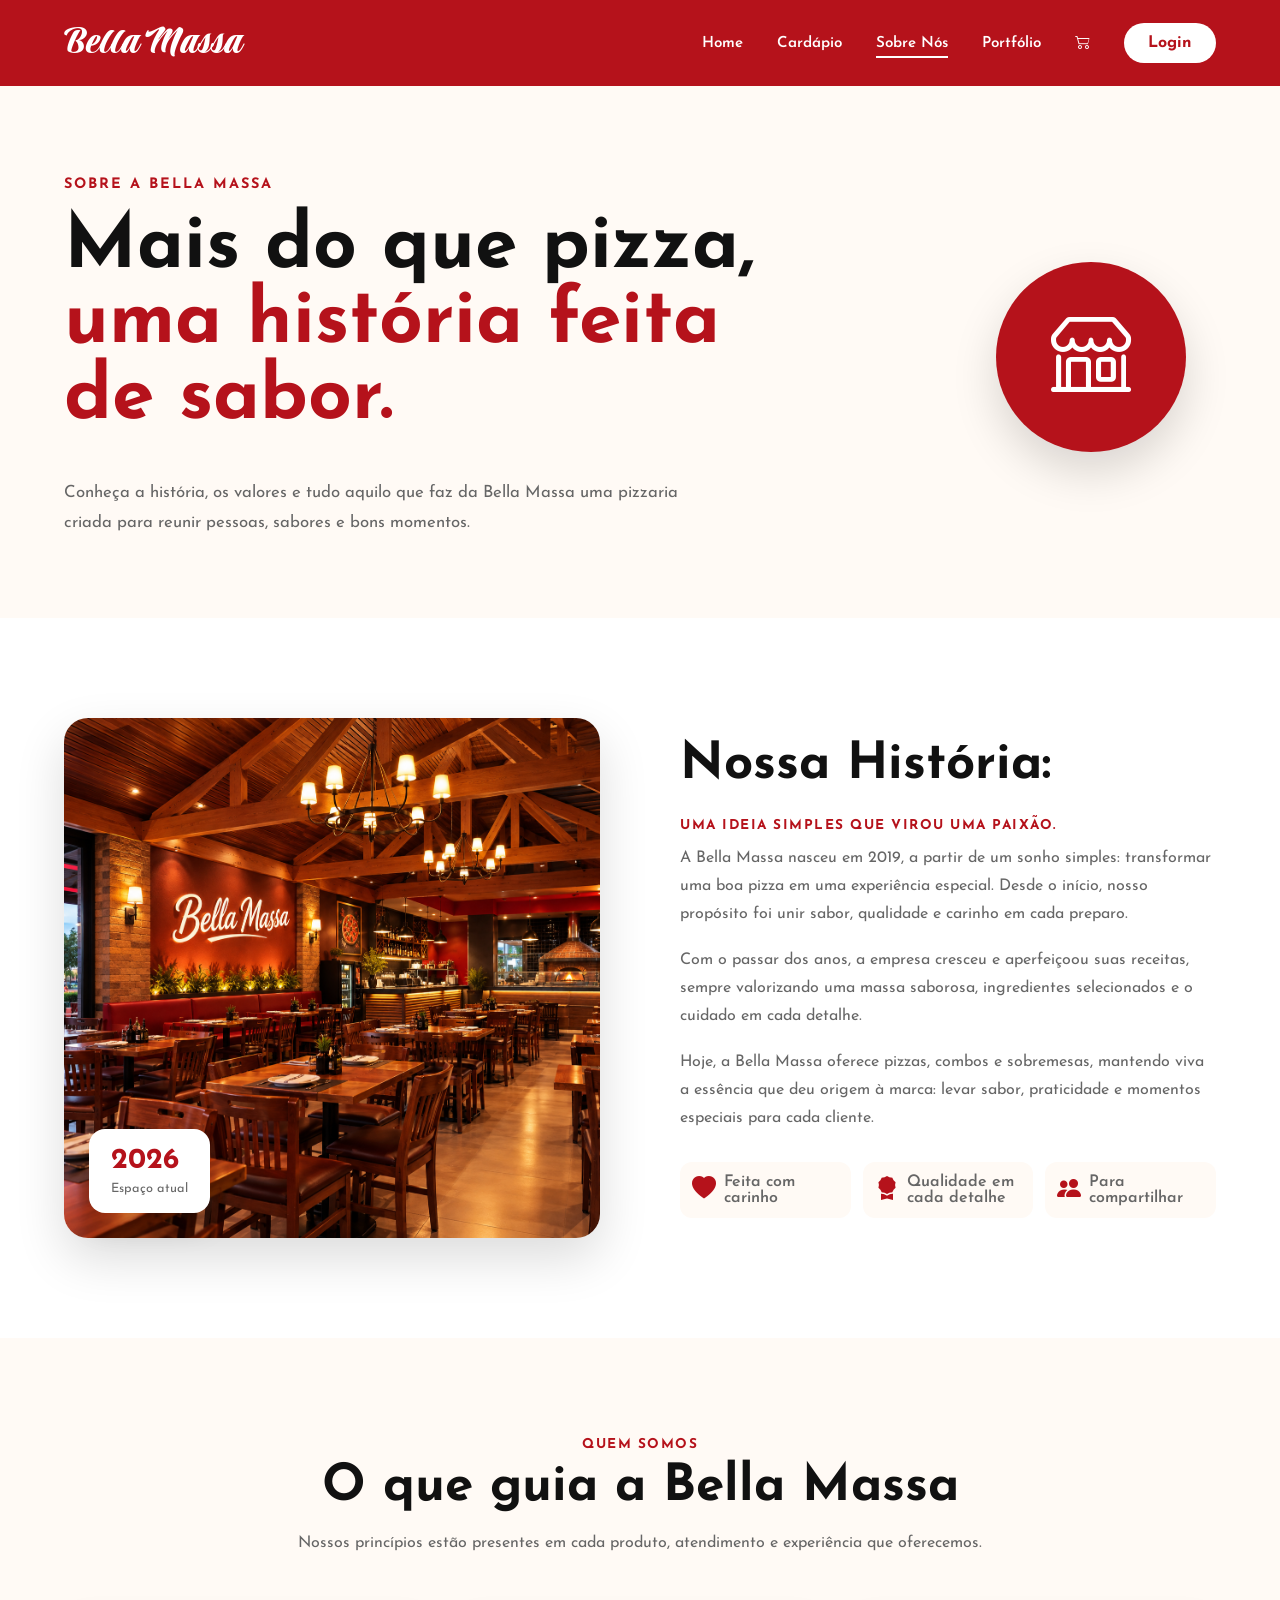
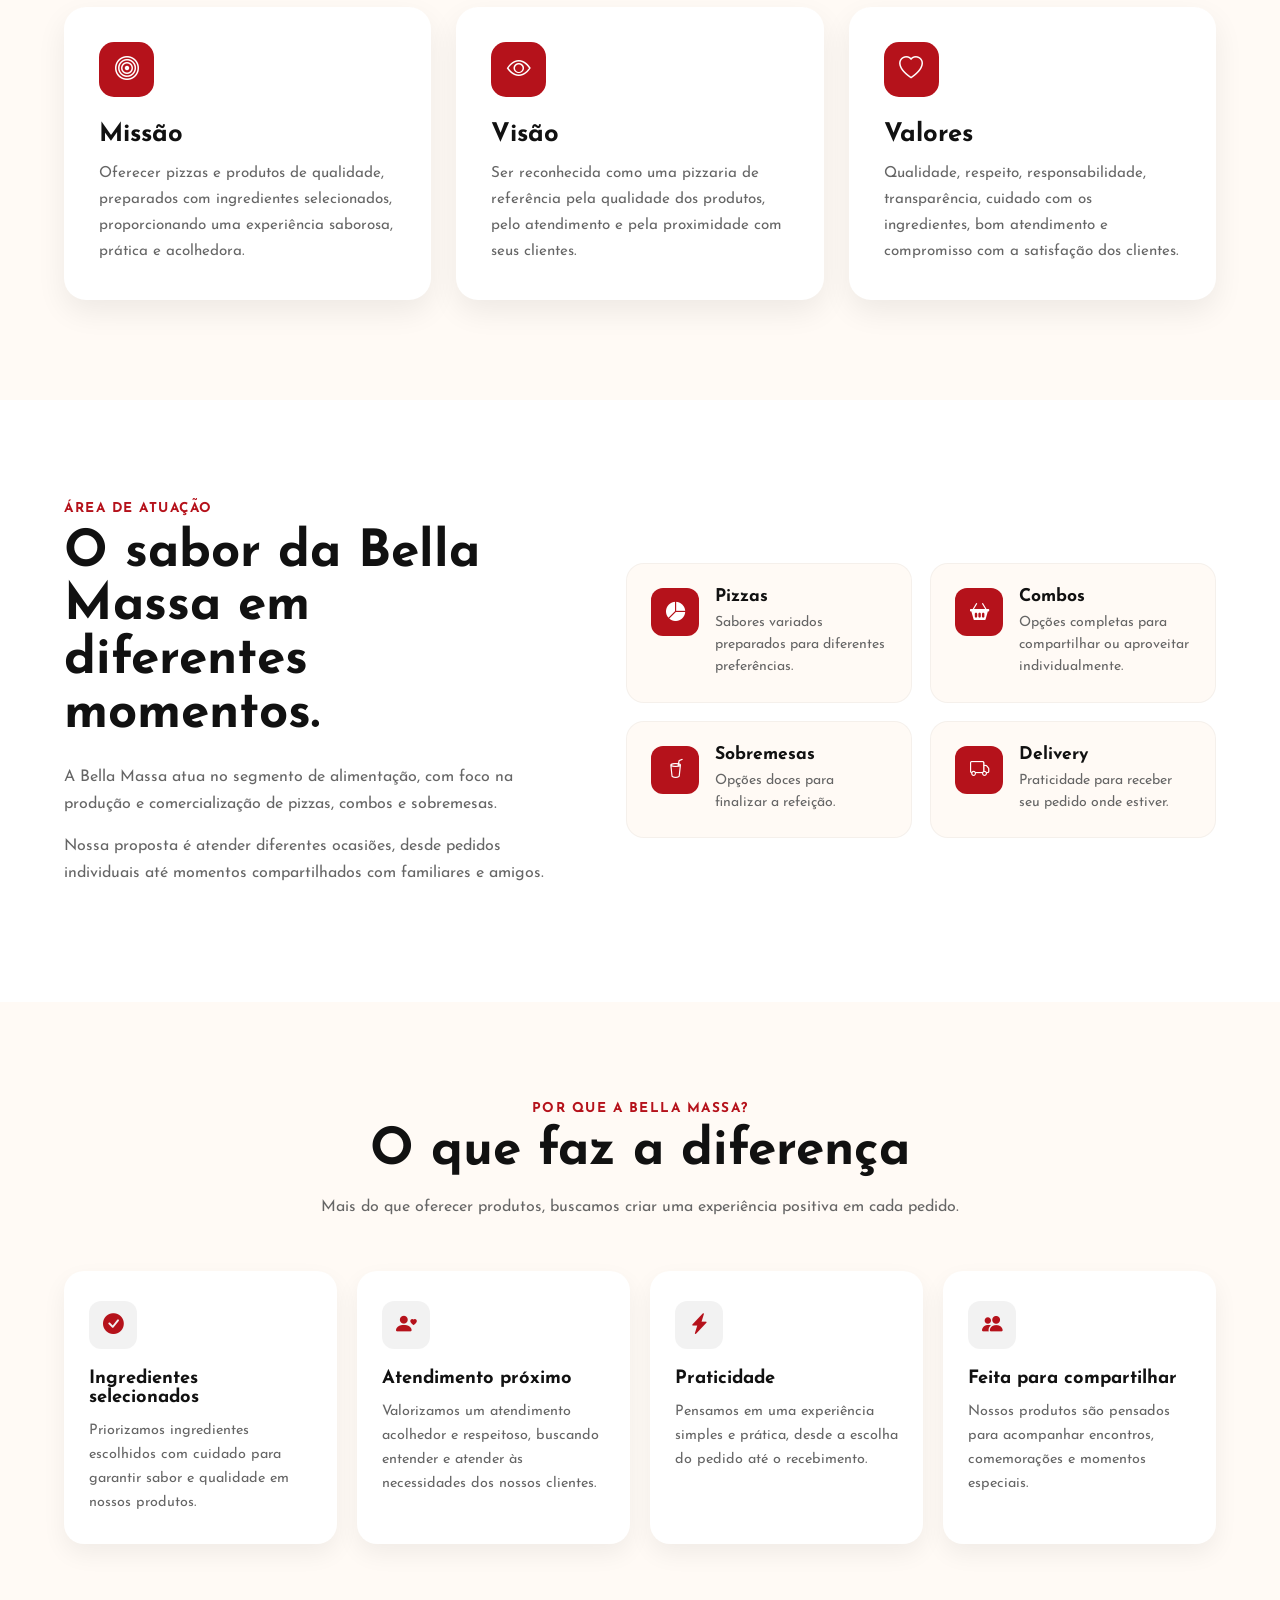
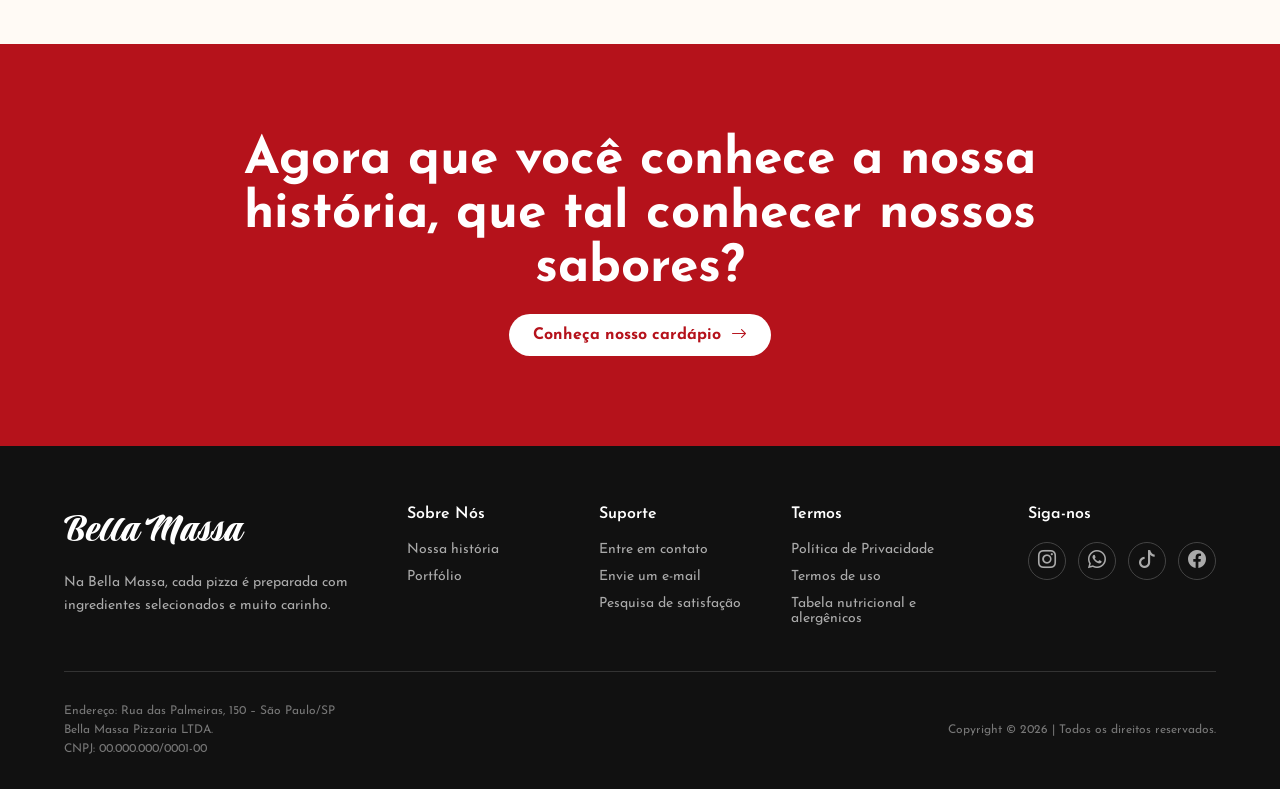
<file: sobrenos.html>
<!DOCTYPE html>
<html lang="pt-br">

<head>
    <meta charset="UTF-8">
    <meta name="viewport" content="width=device-width, initial-scale=1.0">

    <title>Sobre Nós | Bella Massa</title>

    <link rel="stylesheet" href="style.css">

    <link rel="stylesheet"
        href="https://cdn.jsdelivr.net/npm/bootstrap-icons@1.13.1/font/bootstrap-icons.min.css">
        <link rel="shortcut icon" href="favicon_io/favicon-32x32.png" type="image/x-icon">
</head>

<body>

    <!-- ================= CABEÇALHO ================= -->

    <header class="site-header">
        <div class="container">
            <nav class="navbar">

                <a href="index.html" class="logo">Bella Massa</a>

                <ul class="nav-links">

                    <li>
                        <a href="index.html">Home</a>
                    </li>

                    <li>
                        <a href="cardapio.html">Cardápio</a>
                    </li>

                    <li>
                        <a class="active" href="sobrenos.html">Sobre Nós</a>
                    </li>

                    <li>
                        <a href="portfolio.html">Portfólio</a>
                    </li>

                     <!-- CARRINHO -->
                <li>
                    <a href="#carrinho" class="cart-icon" aria-label="Carrinho de compras">
                        <i class="bi bi-cart2"></i>
                    </a>
                </li>

                    <li>
                        <a class="btn btn-light" href="#">Login</a>
                    </li>

                </ul>

                <button class="menu-toggle" type="button" aria-label="Abrir menu">
                    <i class="bi bi-list"></i>
                </button>

            </nav>
        </div>
    </header>


    <!-- ================= CONTEÚDO ================= -->

    <main>

        <!-- ================= HERO ================= -->

        <section class="sobre-hero">

            <div class="container sobre-hero-content">

                <div class="sobre-hero-text">

                    <span class="eyebrow">Sobre a Bella Massa</span>

                    <h1>
                        Mais do que pizza, <span><br>uma história feita de sabor.</span>
                    </h1>

                    <p>
                        Conheça a história, os valores e tudo aquilo que
                        faz da Bella Massa uma pizzaria criada para reunir
                        pessoas, sabores e bons momentos.
                    </p>

                </div>

                <div class="sobre-hero-icon">
                    <i class="bi bi-shop"></i>
                </div>

            </div>

        </section>


        <!-- ================= HISTÓRIA ================= -->

        <section class="historia-section">

            <div class="container historia-content">

                <div class="historia-image">

                    <img src="img/resturante-bellamassa.png"
                        alt="Ambiente interno da Bella Massa">

                    <div class="historia-badge">
                        <strong>2026</strong>
                        <span>Espaço atual</span>
                    </div>

                </div>


                <div class="historia-text">

                    <h2>
                       Nossa História:
                    </h2>

                     <span class="section-tag"> Uma ideia simples que virou uma paixão.</span>

                    <p>
                        A Bella Massa nasceu em 2019, a partir de um sonho
                        simples: transformar uma boa pizza em uma experiência
                        especial. Desde o início, nosso propósito foi unir
                        sabor, qualidade e carinho em cada preparo.
                    </p>

                    <p>
                        Com o passar dos anos, a empresa cresceu e aperfeiçoou
                        suas receitas, sempre valorizando uma massa saborosa,
                        ingredientes selecionados e o cuidado em cada detalhe.
                    </p>

                    <p>
                        Hoje, a Bella Massa oferece pizzas, combos e
                        sobremesas, mantendo viva a essência que deu origem
                        à marca: levar sabor, praticidade e momentos especiais
                        para cada cliente.
                    </p>

                    <div class="historia-destaques">

                        <div>
                            <i class="bi bi-heart-fill"></i>
                            <span>Feita com carinho</span>
                        </div>

                        <div>
                            <i class="bi bi-award-fill"></i>
                            <span>Qualidade em cada detalhe</span>
                        </div>

                        <div>
                            <i class="bi bi-people-fill"></i>
                            <span>Para compartilhar</span>
                        </div>

                    </div>

                </div>

            </div>

        </section>


        <!-- ================= MISSÃO, VISÃO E VALORES ================= -->

        <section class="mvv-section">

            <div class="container">

                <div class="section-heading">

                    <span>Quem somos</span>

                    <h2>
                        O que guia a Bella Massa
                    </h2>

                    <p>
                        Nossos princípios estão presentes em cada produto,
                        atendimento e experiência que oferecemos.
                    </p>

                </div>


                <div class="mvv-grid">

                    <!-- MISSÃO -->

                    <article class="mvv-card">

                        <div class="mvv-icon">
                            <i class="bi bi-bullseye"></i>
                        </div>

                        <div class="mvv-card-content">


                            <h3>Missão</h3>

                            <p>
                                Oferecer pizzas e produtos de qualidade,
                                preparados com ingredientes selecionados,
                                proporcionando uma experiência saborosa,
                                prática e acolhedora.
                            </p>

                        </div>

                    </article>


                    <!-- VISÃO -->

                    <article class="mvv-card">

                        <div class="mvv-icon">
                            <i class="bi bi-eye"></i>
                        </div>

                        <div class="mvv-card-content">

                           

                            <h3>Visão</h3>

                            <p>
                                Ser reconhecida como uma pizzaria de referência
                                pela qualidade dos produtos, pelo atendimento
                                e pela proximidade com seus clientes.
                            </p>

                        </div>

                    </article>


                    <!-- VALORES -->

                    <article class="mvv-card">

                        <div class="mvv-icon">
                            <i class="bi bi-heart"></i>
                        </div>

                        <div class="mvv-card-content">

                            <h3>Valores</h3>

                            <p>
                                Qualidade, respeito, responsabilidade,
                                transparência, cuidado com os ingredientes,
                                bom atendimento e compromisso com a satisfação
                                dos clientes.
                            </p>

                        </div>

                    </article>

                </div>

            </div>

        </section>


        <!-- ================= ÁREA DE ATUAÇÃO ================= -->

        <section class="area-section">

            <div class="container area-content">

                <div class="area-text">

                    <span class="section-tag">Área de atuação</span>

                    <h2>
                        O sabor da Bella Massa em diferentes momentos.
                    </h2>

                    <p>
                        A Bella Massa atua no segmento de alimentação,
                        com foco na produção e comercialização de pizzas,
                        combos e sobremesas.
                    </p>

                    <p>
                        Nossa proposta é atender diferentes ocasiões,
                        desde pedidos individuais até momentos compartilhados
                        com familiares e amigos.
                    </p>

                </div>


                <div class="area-items">

                    <div class="area-item">

                        <div class="area-item-icon">
                            <i class="bi bi-pie-chart-fill"></i>
                        </div>

                        <div>
                            <h3>Pizzas</h3>

                            <p>
                                Sabores variados preparados para diferentes
                                preferências.
                            </p>
                        </div>

                    </div>


                    <div class="area-item">

                        <div class="area-item-icon">
                            <i class="bi bi-basket2-fill"></i>
                        </div>

                        <div>
                            <h3>Combos</h3>

                            <p>
                                Opções completas para compartilhar ou
                                aproveitar individualmente.
                            </p>
                        </div>

                    </div>


                    <div class="area-item">

                        <div class="area-item-icon">
                            <i class="bi bi-cup-straw"></i>
                        </div>

                        <div>
                            <h3>Sobremesas</h3>

                            <p>
                                Opções doces para finalizar a refeição.
                            </p>
                        </div>

                    </div>


                    <div class="area-item">

                        <div class="area-item-icon">
                            <i class="bi bi-truck"></i>
                        </div>

                        <div>
                            <h3>Delivery</h3>

                            <p>
                                Praticidade para receber seu pedido
                                onde estiver.
                            </p>
                        </div>

                    </div>

                </div>

            </div>

        </section>


        <!-- ================= DIFERENCIAIS ================= -->

        <section class="diferenciais-section">

            <div class="container">

                <div class="section-heading">

                    <span>Por que a Bella Massa?</span>

                    <h2>
                        O que faz a diferença
                    </h2>

                    <p>
                        Mais do que oferecer produtos, buscamos criar
                        uma experiência positiva em cada pedido.
                    </p>

                </div>


                <div class="diferenciais-grid">

                    <article class="diferencial-card">

                        <div class="diferencial-icon">
                            <i class="bi bi-check-circle-fill"></i>
                        </div>

                        <h3>Ingredientes selecionados</h3>

                        <p>
                            Priorizamos ingredientes escolhidos com cuidado
                            para garantir sabor e qualidade em nossos produtos.
                        </p>

                    </article>


                    <article class="diferencial-card">

                        <div class="diferencial-icon">
                            <i class="bi bi-person-heart"></i>
                        </div>

                        <h3>Atendimento próximo</h3>

                        <p>
                            Valorizamos um atendimento acolhedor e respeitoso,
                            buscando entender e atender às necessidades
                            dos nossos clientes.
                        </p>

                    </article>


                    <article class="diferencial-card">

                        <div class="diferencial-icon">
                            <i class="bi bi-lightning-charge-fill"></i>
                        </div>

                        <h3>Praticidade</h3>

                        <p>
                            Pensamos em uma experiência simples e prática,
                            desde a escolha do pedido até o recebimento.
                        </p>

                    </article>


                    <article class="diferencial-card">

                        <div class="diferencial-icon">
                            <i class="bi bi-people-fill"></i>
                        </div>

                        <h3>Feita para compartilhar</h3>

                        <p>
                            Nossos produtos são pensados para acompanhar
                            encontros, comemorações e momentos especiais.
                        </p>

                    </article>

                </div>

            </div>

        </section>


        <!-- ================= FINAL ================= -->

        <section class="sobre-final">

            <div class="container">

                <div class="sobre-final-content">


                    <h2>
                        Agora que você conhece a nossa história,
                        que tal conhecer nossos sabores?
                    </h2>

                    <a href="cardapio.html" class="btn btn-primary">
                        Conheça nosso cardápio
                        <i class="bi bi-arrow-right"></i>
                    </a>

                </div>

            </div>

        </section>

    </main>


    <!-- ================= RODAPÉ ================= -->

    <footer>

        <div class="container">

            <section class="footer-top">

                <div class="footer-brand">

                    <a href="index.html" class="logo">Bella Massa</a>

                    <p>
                        Na Bella Massa, cada pizza é preparada com ingredientes
                        selecionados e muito carinho.
                    </p>

                </div>


                <div class="footer-column">

                    <h3>Sobre Nós</h3>

                    <div class="footer-links">

                        <a href="sobrenos.html">Nossa história</a>

                        <a href="index.html#portfolio">Portfólio</a>

                    </div>

                </div>


                <div class="footer-column">

                    <h3>Suporte</h3>

                    <div class="footer-links">

                        <a href="#">Entre em contato</a>

                        <a href="#">Envie um e-mail</a>

                        <a href="#">Pesquisa de satisfação</a>

                    </div>

                </div>


                <div class="footer-column">

                    <h3>Termos</h3>

                    <div class="footer-links">

                        <a href="#">Política de Privacidade</a>

                        <a href="#">Termos de uso</a>

                        <a href="#">Tabela nutricional e alergênicos</a>

                    </div>

                </div>


                <div class="footer-column">

                    <h3>Siga-nos</h3>

                    <div class="social-links">

                        <a href="#" aria-label="Instagram">
                            <i class="bi bi-instagram"></i>
                        </a>

                        <a href="#" aria-label="WhatsApp">
                            <i class="bi bi-whatsapp"></i>
                        </a>

                        <a href="#" aria-label="TikTok">
                            <i class="bi bi-tiktok"></i>
                        </a>

                        <a href="#" aria-label="Facebook">
                            <i class="bi bi-facebook"></i>
                        </a>

                    </div>

                </div>

            </section>


            <section class="footer-bottom">

                <p>
                    Endereço: Rua das Palmeiras, 150 – São Paulo/SP<br>
                    Bella Massa Pizzaria LTDA.<br>
                    CNPJ: 00.000.000/0001-00
                </p>

                <p>
                    Copyright &copy; 2026 | Todos os direitos reservados.
                </p>

            </section>

        </div>

    </footer>

</body>

</html>
</file>
<file: style.css>
@charset "UTF-8";


@import url('https://fonts.googleapis.com/css2?family=Josefin+Sans:wght@300;400;500;600;700&family=Praise&display=swap');


:root {
    --red: #b5121b;
    --red-dark: #790000;
    --red-light: #d0121c;
    --cream: #fffaf5;
    --black: #111111;
    --gray: #666666;
    --light-gray: #f3f3f3;
    --white: #ffffff;
}


* {
    margin: 0;
    padding: 0;
    box-sizing: border-box;
}


html {
    scroll-behavior: smooth;
}


body {
    font-family: "Josefin Sans", Arial, sans-serif;
    background-color: var(--cream);
    color: var(--black);
}


a {
    color: inherit;
    text-decoration: none;
}


ul {
    list-style: none;
}


button,
input {
    font: inherit;
}


.container {
    width: 100%;
    max-width: 1280px;
    margin: 0 auto;
    padding: 0 5%;
}


/* =========================
   LOGO
========================= */


.logo {
    font-family: "Praise", cursive;
    font-weight: 400;
    font-size: 2.6rem;
    color: inherit;
}


/* =========================
   HEADER
========================= */


.site-header {
    background-color: var(--red);
    color: var(--white);
}


.navbar {
    min-height: 86px;
    display: flex;
    align-items: center;
    justify-content: space-between;
    gap: 30px;
}


.nav-links {
    display: flex;
    align-items: center;
    gap: 34px;
}


.nav-links a:not(.btn) {
    position: relative;
    font-size: 0.95rem;
    font-weight: 600;
}


.nav-links a:not(.btn)::after {
    content: "";
    position: absolute;
    left: 0;
    bottom: -7px;
    width: 0;
    height: 2px;
    background-color: var(--white);
    transition: width 0.25s ease;
}


.nav-links a:not(.btn):hover::after,
.nav-links a.active::after {
    width: 100%;
}


.btn {
    display: inline-flex;
    align-items: center;
    justify-content: center;
    border: 0;
    border-radius: 30px;
    padding: 12px 24px;
    font-weight: 700;
    cursor: pointer;
    transition: 0.25s ease;
}


.btn-light {
    background-color: var(--white);
    color: var(--red);
}


.btn-light:hover {
    transform: translateY(-2px);
    box-shadow: 0 8px 20px rgba(0,0,0,0.16);
}


.btn-primary {
    background-color: var(--red);
    color: var(--white);
}


.btn-primary:hover {
    background-color: var(--red-dark);
    transform: translateY(-2px);
}


.btn-outline {
    border: 1px solid rgba(255,255,255,0.8);
    color: var(--white);
}


.cart-icon {
    display: flex;
    align-items: center;
    justify-content: center;

    font-size: 1.35rem;
    color: var(--white);

    transition: 0.25s ease;
}

.cart-icon:hover {
    transform: translateY(-2px);
}

.btn-outline:hover {
    background-color: var(--white);
    color: var(--red);
}


.menu-toggle {
    display: none;
    border: 0;
    background: transparent;
    color: var(--white);
    font-size: 2rem;
    cursor: pointer;
}


/* =========================
   HERO - HOME
========================= */


.hero {
    background:
        radial-gradient(circle at 75% 45%, rgba(181,18,27,0.12), transparent 32%),
        var(--cream);
    min-height: 600px;
    display: flex;
    align-items: center;
}


.hero-content {
    display: grid;
    grid-template-columns: 1fr 1fr;
    align-items: center;
    gap: 60px;
    padding-top: 55px;
    padding-bottom: 65px;
}


.hero-text {
    max-width: 620px;
}


.eyebrow {
    display: inline-block;
    margin-bottom: 14px;
    color: var(--red);
    font-size: 0.85rem;
    font-weight: 700;
    letter-spacing: 2px;
    text-transform: uppercase;
}


.hero h1 {
    font-size: clamp(3rem, 6vw, 5.4rem);
    line-height: 0.98;
    margin-bottom: 24px;
}


.hero h1 span {
    color: var(--red);
}


.hero p {
    max-width: 520px;
    color: var(--gray);
    font-size: 1.08rem;
    line-height: 1.7;
    margin-bottom: 28px;
}


.hero-actions {
    display: flex;
    flex-wrap: wrap;
    gap: 12px;
}


.hero-image img {
    width: 100%;
    max-width: 560px;
    display: block;
    margin-left: auto;
    aspect-ratio: 1 / 1;
    object-fit: cover;
    border-radius: 60%;
    box-shadow: 0 25px 60px rgba(0,0,0,0.18);
}


/* =========================
   HOME - PRODUTOS
========================= */


.products-preview {
    padding: 85px 0;
    background-color: var(--red);
   
   
}


.section-heading {
    text-align: center;
    max-width: 650px;
    margin: 0 auto 45px;
}


.section-heading > span {
    font-size: 0.85rem;
    font-weight: 700;
    letter-spacing: 2px;
    text-transform: uppercase;
    color: var(--cream);
}


.section-heading h2 {
    font-size: clamp(2rem, 4vw, 3rem);
    margin: 10px 0 12px;
     color: var(--white);
}




.category-cards {
    display: grid;
    grid-template-columns: repeat(3, 1fr);
    gap: 25px;
}


.category-card {
    padding: 32px;
    border-radius: 18px;
    background-color: #fff;
    border: 1px solid #eeeeee;
    box-shadow: 0 8px 25px rgba(0,0,0,0.06);
    transition: transform 0.25s ease, box-shadow 0.25s ease;
}


.category-card:hover {
    transform: translateY(-6px);
    box-shadow: 0 15px 35px rgba(0,0,0,0.10);
}


.category-icon {
    width: 50px;
    height: 50px;
    display: flex;
    align-items: center;
    justify-content: center;
    margin-bottom: 20px;
    border-radius: 50%;
    background-color: #fff0f1;
    color: var(--red);
    font-size: 1.25rem;
}


.category-card h3 {
    font-size: 1.35rem;
    margin-bottom: 12px;
}


.category-card p {
    color: var(--black);
    line-height: 1.6;
    margin-bottom: 22px;
}


.card-link {
    color: var(--red);
    font-weight: 700;
}


.card-link i {
    margin-left: 5px;
}





/* =========================
   SOBRE - HOME
========================= */


.about-section {
    padding: 90px 0;
    background-color: var(--cream);
}


.about-content {
    display: grid;
    grid-template-columns: 1fr 1fr;
    align-items: center;
    gap: 60px;
}


.about-image img {
    width: 100%;
    display: block;
    border-radius: 22px;
    box-shadow: 0 20px 45px rgba(0,0,0,0.14);
}


.about-text h2,
.portfolio-content h2 {
    font-size: clamp(2rem, 4vw, 3.5rem);
    line-height: 0.98;
    margin-bottom: 24px;
}


.about-text > p,
.portfolio-content p {
    color: var(--gray);
    line-height: 1.7;
    margin-bottom: 25px;
}


.about-stats {
    display: flex;
    gap: 45px;
    margin: 30px 0;
}


.about-stats div {
    display: flex;
    flex-direction: column;
    gap: 5px;
}


.about-stats strong {
    color: var(--red);
    font-size: 1.6rem;
}


.about-stats span {
    color: var(--gray);
    font-size: 0.9rem;
}


/* =========================
   PORTFÓLIO - HOME
========================= */


.portfolio-section {
    padding: 75px 0;
    background-color: var(--red);
    color: var(--white);
}


.portfolio-content {
    display: flex;
    align-items: center;
    justify-content: space-between;
    gap: 40px;
}


.portfolio-content .eyebrow {
    color: #ffdfe1;
}


.portfolio-content h2 {
    max-width: 700px;
}


.portfolio-content p {
    max-width: 700px;
    color: #ffecef;
}


/* =========================
   CARDÁPIO
========================= */


.menu-page {
    background-color: var(--cream);
}


.menu-hero {
    padding: 75px 0;
    background-color: var(--red-dark);
    color: var(--white);
}


.menu-hero .eyebrow {
    color: #ffdfe1;
}


.menu-hero h1 {
    font-size: clamp(2.8rem, 5vw, 4.5rem);
    margin-bottom: 12px;
}


.menu-hero p {
    color: #ffecef;
    font-size: 1.05rem;
}


.menu-content {
    padding: 60px 0 90px;
}


.menu-toolbar {
    display: flex;
    justify-content: space-between;
    align-items: center;
    gap: 25px;
    margin-bottom: 50px;
}


.category-filters {
    display: flex;
    flex-wrap: wrap;
    gap: 10px;
}


.filter-btn {
    padding: 10px 20px;
    border: 1px solid #dddddd;
    border-radius: 30px;
    background-color: var(--white);
    color: #444444;
    font-weight: 700;
    transition: 0.25s ease;
}


.filter-btn:hover,
.filter-btn.active {
    background-color: var(--red);
    border-color: var(--red);
    color: var(--white);
}


.search-box {
    position: relative;
    width: 270px;
}


.search-box i {
    position: absolute;
    left: 16px;
    top: 50%;
    transform: translateY(-50%);
    color: #888888;
}


.search-box input {
    width: 100%;
    padding: 12px 18px 12px 44px;
    border: 1px solid #dddddd;
    border-radius: 30px;
    outline: none;
    background-color: var(--white);
}


.search-box input:focus {
    border-color: var(--red);
}


.menu-category {
    margin-bottom: 65px;
}


.category-title {
    margin-bottom: 25px;
}


.category-title h2 {
    font-size: 2rem;
    margin-bottom: 5px;
}


.category-title p {
    color: var(--gray);
}


.menu-grid {
    display: grid;
    grid-template-columns: repeat(3, 1fr);
    gap: 25px;
}


.product-card {
    overflow: hidden;
    background-color: var(--white);
    border: 1px solid #eeeeee;
    border-radius: 18px;
    box-shadow: 0 8px 25px rgba(0,0,0,0.06);
}


.product-image {
    height: 210px;
    position: relative;
    background-color: #dddddd;
    overflow: hidden;
}


.product-image img {
    width: 100%;
    height: 100;
    object-fit: cover; /* Faz a imagem ocupar 100% da caixa uniformemente */
    transform: scale(0.95)/* Reduz um bocadinho (para 85%) para garantir que nenhuma borda da pizza seja cortada fora da caixa */
    object-position: center;
}


.product-image span {
    position: absolute;
    top: 14px;
    right: 14px;
    padding: 5px 11px;
    border-radius: 20px;
    background-color: var(--red);
    color: var(--white);
    font-size: 0.72rem;
    font-weight: 700;
}


.product-body {
    padding: 22px;
}


.product-body h3 {
    margin-bottom: 10px;
    font-size: 1.2rem;
}


.product-body p {
    min-height: 48px;
    margin-bottom: 20px;
    color: var(--gray);
    font-size: 0.9rem;
    line-height: 1.5;
}


.product-footer {
    display: flex;
    justify-content: space-between;
    align-items: center;
    gap: 15px;
}


.product-footer strong {
    color: var(--red-dark);
    font-size: 1.6rem;
}


.product-footer button {
    border: 0;
    padding: 10px 16px;
    border-radius: 9px;
    background-color: var(--red);
    color: var(--white);
    font-weight: 700;
    cursor: pointer;
    transition: 0.25s ease;
}


.product-footer button:hover {
    background-color: var(--red-dark);
}

#/* Padroniza a caixa de imagem de todos os combos */
#combos .product-card .product-image {
    height: 140px; /* Altere este valor se quiser a imagem um pouco maior ou menor */
    display: flex;
    justify-content: center;
    align-items: center;
    overflow: hidden;
}


/* Força a imagem a preencher a largura de forma uniforme e proporcional */
#combos .product-card .product-image img {
    width: 85%; /* Ajuste a porcentagem se quiser a imagem mais cheia (ex: 90%) ou mais recuada (ex: 80%) */
    height: 100%;
    object-fit: contain; /* Garante que a imagem inteira apareça sem distorcer */
}


#combos .product-card:nth-child(1) .product-image img {
    transform: scale(1.21); /* Reduzi de 1.3 para 1.15 para ficar equivalente ao outro */
}


#combos .product-card:nth-child(3) .product-image img {
    transform: scale(1.35); /* Aumenta o tamanho interno para preencher o espaço igual aos outros */
    object-fit: contain;
}


#combos .product-card:nth-child(4) .product-image img {
    transform: scale(1.3); /* Ajuste para 1.25 ou 1.35 se precisar afinar mais */
    object-fit: contain;
}


/* ========== AVALIÇOES - HOME ============ */

.portfolio {
    padding: 90px 0;
    background-color: #ffffff;
}


.section-heading {
    max-width: 700px;
    margin: 0 auto 45px;
    text-align: center;
   
}

.section-heading h2 {
    color: var(--black);
}


.section-heading p {
    color: #1a1a1a;
    line-height: 1.7;
}


.avaliacoes-grid {
    display: grid;
    grid-template-columns: repeat(3, 1fr);
    gap: 25px;
}


.avaliacao-card {
    padding: 30px;
    border: 1px solid #eeeeee;
    border-radius: 18px;
    background-color: #ffffff;
    box-shadow: 0 8px 25px rgba(0, 0, 0, 0.05);
}


.estrelas {
    color: #d0121c;
    letter-spacing: 3px;
    font-size: 18px;
    margin-bottom: 18px;
}


.avaliacao-card > p {
    color: #555555;
    font-size: 15px;
    line-height: 1.7;
    margin-bottom: 25px;
}


.cliente {
    display: flex;
    align-items: center;
    gap: 12px;
}


.cliente-inicial {
    width: 42px;
    height: 42px;
    display: flex;
    align-items: center;
    justify-content: center;
    border-radius: 50%;
    background-color: #d0121c;
    color: #ffffff;
    font-family: "Josefin Sans", sans-serif;
    font-weight: 700;
}


.cliente strong {
    display: block;
    color: #222222;
    margin-bottom: 3px;
}


.cliente span {
    color: #888888;
    font-size: 12px;
}


/* =====================================================
   PÁGINA SOBRE NÓS
===================================================== */

/* ================= HERO ================= */


.sobre-hero {
    padding: 90px 0 80px;
    background: var(--cream);
}

.sobre-hero-content {
    display: grid;
    grid-template-columns: 1fr 220px;
    align-items: center;
    gap: 60px;
}

.sobre-hero-text {
    max-width: 760px;
}

.sobre-hero .eyebrow {
    display: inline-block;
    margin-bottom: 18px;

    color: var(--red);
    font-size: 0.9rem;
    font-weight: 700;
    text-transform: uppercase;
    letter-spacing: 2px;
}

.sobre-hero h1 {
    max-width: 800px;

    font-size: clamp(3rem, 6vw, 5.5rem);
    line-height: 0.98;

    margin: 0 0 42px;
}

.sobre-hero h1 span {
    color: var(--red);
}

.sobre-hero p {
    max-width: 650px;

    margin: 0;

    color: var(--gray);
    font-size: 1.05rem;
    line-height: 1.8;
}

.sobre-hero-icon {
    width: 190px;
    height: 190px;

    display: flex;
    align-items: center;
    justify-content: center;

    border-radius: 50%;

    background: var(--red);
    color: white;

    font-size: 5rem;

    box-shadow: 0 20px 45px rgba(0, 0, 0, 0.15);
}


/* ================= HISTÓRIA ================= */

.historia-section {
    padding: 100px 0;

    background: white;
}

.historia-content {
    display: grid;
    grid-template-columns: 1fr 1fr;
    align-items: center;

    gap: 80px;
}

.historia-image {
    position: relative;
}

.historia-image img {
    width: 100%;
    height: 520px;

    object-fit: cover;
    display: block;

    border-radius: 24px;

    box-shadow: 0 20px 50px rgba(0, 0, 0, 0.14);
}

.historia-badge {
    position: absolute;

    left: 25px;
    bottom: 25px;

    display: flex;
    flex-direction: column;

    padding: 18px 22px;

    background: white;

    border-radius: 16px;

    box-shadow: 0 12px 30px rgba(0, 0, 0, 0.15);
}

.historia-badge strong {
    color: var(--red);

    font-size: 1.8rem;
    line-height: 1;
}

.historia-badge span {
    margin-top: 6px;

    color: var(--gray);

    font-size: 0.8rem;
}

.historia-text {
    max-width: 600px;
}

.section-tag {
    display: inline-block;

    margin-bottom: 12px;

    color: var(--red);

    font-size: 0.85rem;
    font-weight: 700;

    text-transform: uppercase;
    letter-spacing: 1.5px;
}

.historia-text h2 {
    margin: 0 0 24px;

    font-size: clamp(2.2rem, 4vw, 3.6rem);
    line-height: 1.05;
}

.historia-text p {
    color: var(--gray);

    line-height: 1.75;

    margin-bottom: 18px;
}

.historia-destaques {
    display: grid;
    grid-template-columns: repeat(3, 1fr);

    gap: 12px;

    margin-top: 30px;
}

.historia-destaques div {
    display: flex;
    align-items: center;
    gap: 8px;

    padding: 12px;

    border-radius: 12px;

    background: var(--cream);
}

.historia-destaques i {
    color: var(--red);

    font-size: 1.5rem;
}

.historia-destaques span {
    color: var(--gray);

    font-size: 1rem;
    font-weight: 600;
}


/* ================= MISSÃO, VISÃO E VALORES ================= */

.mvv-section {
    padding: 100px 0;

    background: var(--cream);
}

.section-heading {
    max-width: 700px;

    margin: 0 auto 50px;

    text-align: center;
}

.section-heading > span {
    display: block;

    margin-bottom: 10px;

    color: var(--red);

    font-size: 0.85rem;
    font-weight: 700;

    text-transform: uppercase;
    letter-spacing: 1.5px;
}

.section-heading h2 {
    margin: 0 0 15px;

    font-size: clamp(2.2rem, 4vw, 3.5rem);
    line-height: 1.05;
}

.section-heading p {
    margin: 0;

    color: var(--gray);

    line-height: 1.7;
}

.mvv-grid {
    display: grid;
    grid-template-columns: repeat(3, 1fr);

    gap: 25px;
}

.mvv-card {
    position: relative;

    padding: 35px;

    background: white;

    border-radius: 22px;

    box-shadow: 0 12px 30px rgba(0, 0, 0, 0.07);

    transition: transform 0.3s ease, box-shadow 0.3s ease;
}

.mvv-card:hover {
    transform: translateY(-6px);

    box-shadow: 0 18px 35px rgba(0, 0, 0, 0.11);
}

.mvv-icon {
    width: 55px;
    height: 55px;

    display: flex;
    align-items: center;
    justify-content: center;

    margin-bottom: 25px;

    border-radius: 15px;

    background: var(--red);
    color: white;

    font-size: 1.5rem;
}

.mvv-number {
    display: block;

    margin-bottom: 5px;

    color: #bdbdbd;

    font-size: 0.75rem;
    font-weight: 700;

    letter-spacing: 1px;
}

.mvv-card h3 {
    margin: 0 0 14px;

    font-size: 1.6rem;
}

.mvv-card p {
    margin: 0;

    color: var(--gray);

    line-height: 1.7;
    font-size: 0.95rem;
}


/* ================= ÁREA DE ATUAÇÃO ================= */

.area-section {
    padding: 100px 0;

    background: white;
}

.area-content {
    display: grid;
    grid-template-columns: 0.9fr 1.1fr;

    align-items: center;

    gap: 80px;
}

.area-text h2 {
    margin: 0 0 22px;

    font-size: clamp(2.2rem, 4vw, 3.6rem);
    line-height: 1.05;
}

.area-text p {
    color: var(--gray);

    line-height: 1.7;

    margin-bottom: 15px;
}

.area-items {
    display: grid;
    grid-template-columns: repeat(2, 1fr);

    gap: 18px;
}

.area-item {
    display: flex;
    align-items: flex-start;

    gap: 16px;

    padding: 24px;

    background: var(--cream);

    border-radius: 18px;

    border: 1px solid rgba(0, 0, 0, 0.04);

    transition: transform 0.3s ease;
}

.area-item:hover {
    transform: translateY(-4px);
}

.area-item-icon {
    min-width: 48px;
    width: 48px;
    height: 48px;

    display: flex;
    align-items: center;
    justify-content: center;

    border-radius: 12px;

    background: var(--red);
    color: white;

    font-size: 1.2rem;
}

.area-item h3 {
    margin: 0 0 7px;

    font-size: 1.1rem;
}

.area-item p {
    margin: 0;

    color: var(--gray);

    font-size: 0.88rem;
    line-height: 1.55;
}


/* ================= DIFERENCIAIS ================= */

.diferenciais-section {
    padding: 100px 0;

    background: var(--cream);
}

.diferenciais-grid {
    display: grid;

    grid-template-columns: repeat(4, 1fr);

    gap: 20px;
}

.diferencial-card {
    padding: 30px 25px;

    background: white;

    border-radius: 20px;

    box-shadow: 0 10px 25px rgba(0, 0, 0, 0.06);

    transition: transform 0.3s ease;
}

.diferencial-card:hover {
    transform: translateY(-5px);
}

.diferencial-icon {
    width: 48px;
    height: 48px;

    display: flex;
    align-items: center;
    justify-content: center;

    margin-bottom: 20px;

    border-radius: 12px;

    background: rgba(0, 0, 0, 0.05);

    color: var(--red);

    font-size: 1.3rem;
}

.diferencial-card h3 {
    margin: 0 0 12px;

    font-size: 1.15rem;
}

.diferencial-card p {
    margin: 0;

    color: var(--gray);

    font-size: 0.9rem;

    line-height: 1.65;
}


/* ================= FINAL ================= */

.sobre-final {
    padding: 90px 0;

    background: var(--red);
}

.sobre-final-content {
    max-width: 850px;

    margin: 0 auto;

    text-align: center;

    color: white;
}

.sobre-final .section-tag {
    color: white;

    opacity: 0.8;
}

.sobre-final h2 {
    margin: 0 auto 18px;

    font-size: clamp(2.2rem, 4vw, 4rem);

    line-height: 1.05;
}

.sobre-final p {
    max-width: 600px;

    margin: 0 auto 30px;

    color: rgba(255, 255, 255, 0.85);

    line-height: 1.7;
}

.sobre-final .btn {
    display: inline-flex;
    align-items: center;
    gap: 10px;

    background: white;
    color: var(--red);
}

.sobre-final .btn:hover {
    background: var(--cream);
}


/* =========================================================
   PÁGINA PORTFÓLIO
   ========================================================= */


/* ================= HERO ================= */

.portfolio-hero {
    padding: 90px 0 85px;

    background-color: var(--cream);
}

.portfolio-hero-content {
    display: grid;

    grid-template-columns: 1fr 190px;

    align-items: center;

    gap: 60px;
}

.portfolio-hero-text {
    max-width: 780px;
}

.portfolio-hero .eyebrow {
    display: inline-block;

    margin-bottom: 18px;

    color: var(--red);

    font-size: 0.9rem;
    font-weight: 700;

    text-transform: uppercase;
    letter-spacing: 2px;
}

.portfolio-hero h1 {
    max-width: 800px;

    margin: 0 0 35px;

    font-size: clamp(3rem, 6vw, 5.3rem);

    line-height: 0.98;
}

.portfolio-hero h1 span {
    color: var(--red);
}

.portfolio-hero p {
    max-width: 650px;

    margin: 0;

    color: var(--gray);

    font-size: 1.05rem;

    line-height: 1.8;
}



/* ================= PROJETOS ================= */

.projetos-section {
    padding: 100px 0;

    background-color: #ffffff;
}

.projetos-grid {
    display: grid;

    grid-template-columns: repeat(2, 1fr);

    gap: 25px;
}

.projeto-card {
    display: flex;

    gap: 25px;

    padding: 30px;

    border: 1px solid #eeeeee;

    border-radius: 20px;

    background-color: #ffffff;

    box-shadow: 0 8px 25px rgba(0, 0, 0, 0.05);

    transition: transform 0.25s ease,
                box-shadow 0.25s ease;
}

.projeto-card:hover {
    transform: translateY(-5px);

    box-shadow: 0 15px 30px rgba(0, 0, 0, 0.09);
}

.projeto-icon {
    min-width: 58px;

    width: 58px;
    height: 58px;

    display: flex;

    align-items: center;
    justify-content: center;

    border-radius: 15px;

    background-color: var(--light-gray);

    color: var(--black);

    font-size: 1.5rem;
}

.projeto-content {
    flex: 1;
}

.projeto-number {
    display: block;

    margin-bottom: 7px;

    color: var(--red);

    font-size: 0.75rem;

    font-weight: 700;

    text-transform: uppercase;

    letter-spacing: 1px;
}

.projeto-content h3 {
    margin: 0 0 12px;

    color: var(--black);

    font-size: 1.45rem;
}

.projeto-content p {
    margin: 0 0 18px;

    color: var(--gray);

    font-size: 0.92rem;

    line-height: 1.7;
}

.projeto-tag {
    display: inline-flex;

    align-items: center;

    gap: 7px;

    padding: 7px 11px;

    border-radius: 20px;

    background-color: var(--cream);

    color: var(--red);

    font-size: 0.75rem;

    font-weight: 700;
}

.projeto-tag i {
    font-size: 0.85rem;
}


/* ================= DESTAQUE ================= */

.portfolio-destaque {
    padding: 65px 0;

    background-color: var(--red);

    color: var(--white);
}

.portfolio-destaque-content {
    display: flex;

    align-items: center;

    gap: 30px;

    max-width: 900px;

    margin: 0 auto;
}

.destaque-icon {
    min-width: 70px;

    width: 70px;
    height: 70px;

    display: flex;

    align-items: center;
    justify-content: center;

    border-radius: 18px;

    background-color: rgba(255, 255, 255, 0.15);

    font-size: 1.8rem;
}

.portfolio-destaque span {
    display: block;

    margin-bottom: 7px;

    color: rgba(255, 255, 255, 0.75);

    font-size: 0.8rem;

    font-weight: 700;

    text-transform: uppercase;

    letter-spacing: 1.5px;
}

.portfolio-destaque h2 {
    margin: 0 0 10px;

    font-size: clamp(2rem, 4vw, 3rem);
}

.portfolio-destaque p {
    max-width: 700px;

    margin: 0;

    color: rgba(255, 255, 255, 0.85);

    line-height: 1.7;
}


/* ================= AVALIAÇÕES ================= */

.portfolio-avaliacoes {
    padding: 100px 0;

    background-color: var(--cream);
}

.portfolio-avaliacoes .section-heading small {
    display: block;

    margin-top: 15px;

    color: #888888;

    font-size: 0.75rem;

    font-style: italic;
}

.avaliacoes-grid {
    display: grid;

    grid-template-columns: repeat(3, 1fr);

    gap: 25px;
}

.avaliacao-card {
    display: flex;

    flex-direction: column;

    padding: 30px;

    border: 1px solid #eeeeee;

    border-radius: 18px;

    background-color: #ffffff;

    box-shadow: 0 8px 25px rgba(0, 0, 0, 0.05);

    transition: transform 0.25s ease,
                box-shadow 0.25s ease;
}

.avaliacao-card:hover {
    transform: translateY(-5px);

    box-shadow: 0 15px 30px rgba(0, 0, 0, 0.08);
}

.estrelas {
    margin-bottom: 18px;

    color: var(--red);

    font-size: 18px;

    letter-spacing: 3px;
}

.avaliacao-card > p {
    flex: 1;

    margin: 0 0 25px;

    color: #555555;

    font-size: 15px;

    line-height: 1.7;
}

.cliente {
    display: flex;

    align-items: center;

    gap: 12px;
}

.cliente-inicial {
    width: 42px;
    height: 42px;

    display: flex;

    align-items: center;
    justify-content: center;

    border-radius: 50%;

    background-color: var(--red);

    color: var(--white);

    font-weight: 700;
}

.cliente strong {
    display: block;

    margin-bottom: 3px;

    color: #222222;
}

.cliente span {
    color: #888888;

    font-size: 12px;
}




/* =========================================================
   RESPONSIVIDADE
   ========================================================= */

@media (max-width: 1000px) {

    .portfolio-hero-content {
        grid-template-columns: 1fr 140px;

        gap: 40px;
    }

    .portfolio-hero-icon {
        width: 140px;
        height: 140px;

        font-size: 3.5rem;
    }

    .avaliacoes-grid {
        grid-template-columns: repeat(2, 1fr);
    }

}


@media (max-width: 768px) {

    .portfolio-hero,
    .projetos-section,
    .portfolio-avaliacoes,
    .portfolio-final {
        padding: 70px 0;
    }

    .portfolio-hero-content {
        grid-template-columns: 1fr;

        text-align: center;
    }

    .portfolio-hero-text {
        margin: 0 auto;
    }

    .portfolio-hero p {
        margin: 0 auto;
    }

    .portfolio-hero-icon {
        width: 110px;
        height: 110px;

        margin: 10px auto 0;

        font-size: 2.8rem;
    }

    .projetos-grid {
        grid-template-columns: 1fr;
    }

    .portfolio-destaque-content {
        align-items: flex-start;
    }

    .avaliacoes-grid {
        grid-template-columns: 1fr;
    }

}


@media (max-width: 500px) {

    .portfolio-hero h1 {
        font-size: 2.8rem;
    }

    .projeto-card {
        flex-direction: column;

        padding: 25px;
    }

    .projeto-icon {
        min-width: 50px;

        width: 50px;
        height: 50px;
    }

    .portfolio-destaque-content {
        flex-direction: column;
    }

    .avaliacao-card {
        padding: 25px;
    }

}

/* =========================================================
   RESPONSIVIDADE
   ========================================================= */

@media (max-width: 1000px) {

    .sobre-hero-content {
        grid-template-columns: 1fr 160px;
        gap: 40px;
    }

    .sobre-hero-icon {
        width: 150px;
        height: 150px;

        font-size: 4rem;
    }

    .historia-content,
    .area-content {
        gap: 50px;
    }

    .mvv-grid {
        grid-template-columns: 1fr;
    }

    .diferenciais-grid {
        grid-template-columns: repeat(2, 1fr);
    }

}


@media (max-width: 768px) {

    .sobre-hero,
    .historia-section,
    .mvv-section,
    .area-section,
    .diferenciais-section {
        padding: 70px 0;
    }

    .sobre-hero-content {
        grid-template-columns: 1fr;

        text-align: center;
    }

    .sobre-hero-text {
        margin: 0 auto;
    }

    .sobre-hero p {
        margin: 0 auto;
    }

    .sobre-hero-icon {
        width: 110px;
        height: 110px;

        margin: 10px auto 0;

        font-size: 2.8rem;
    }

    .historia-content,
    .area-content {
        grid-template-columns: 1fr;
    }

    .historia-image img {
        height: 420px;
    }

    .historia-text {
        max-width: none;
    }

    .historia-destaques {
        grid-template-columns: 1fr;
    }

    .area-items {
        grid-template-columns: 1fr;
    }

    .diferenciais-grid {
        grid-template-columns: 1fr;
    }

}


@media (max-width: 500px) {

    .sobre-hero h1 {
        font-size: 2.8rem;
    }

    .historia-image img {
        height: 350px;
    }

    .historia-badge {
        left: 15px;
        bottom: 15px;
    }

    .mvv-card {
        padding: 25px;
    }

    .area-item {
        padding: 20px;
    }

    .diferencial-card {
        padding: 25px 20px;
    }

}



/* =====================================================
   RESPONSIVIDADE - SOBRE NÓS
===================================================== */


@media (max-width: 1000px) {


    .sobre-hero-content {
        flex-direction: column;


        text-align: center;
    }


    .sobre-hero-text p {
        margin: 0 auto;
    }


    .historia-content,
    .area-content {
        grid-template-columns: 1fr;


        gap: 45px;
    }


    .historia-text,
    .area-text {
        max-width: 100%;
    }


    .mvv-grid {
        grid-template-columns: 1fr;
    }


    .diferenciais-grid {
        grid-template-columns: repeat(2, 1fr);
    }


}




@media (max-width: 700px) {


    .sobre-hero {
        padding: 70px 0;
    }


    .sobre-hero-text h1 {
        font-size: 3rem;
    }


    .sobre-hero-icon {
        width: 170px;
        height: 170px;


        font-size: 4rem;
    }


    .historia-section,
    .mvv-section,
    .area-section,
    .diferenciais-section {
        padding: 70px 0;
    }


    .area-items {
        grid-template-columns: 1fr;
    }


    .diferenciais-grid {
        grid-template-columns: 1fr;
    }


}




@media (max-width: 500px) {


    .sobre-hero-text h1 {
        font-size: 2.5rem;
    }


    .sobre-hero-text p {
        font-size: 1rem;
    }


    .historia-text h2,
    .area-text h2 {
        font-size: 2rem;
    }


    .sobre-final {
        padding: 70px 0;
    }


}


/* =========================
   FOOTER
========================= */


footer {
    background-color: #111111;
    color: #e6e6e6;
    padding: 60px 0 30px;
}


footer .container {
    max-width: 1280px;
}


.footer-top {
    display: grid;
    grid-template-columns: 2fr 1fr 1fr 1.3fr 1fr;
    gap: 40px;
    padding-bottom: 45px;
    border-bottom: 1px solid #333333;
}


.footer-brand .logo {
    display: inline-block;
    margin-bottom: 15px;
    color: var(--white);
}


.footer-brand p {
    max-width: 360px;
    color: #aaaaaa;
    font-size: 14px;
    line-height: 1.7;
}


.footer-column h3 {
    margin-bottom: 20px;
    color: var(--white);
    font-size: 16px;
    font-weight: 600;
}


.footer-links {
    display: flex;
    flex-direction: column;
    gap: 12px;
}


.footer-links a {
    color: #aaaaaa;
    font-size: 14px;
    transition: 0.25s ease;
}


.footer-links a:hover {
    color: var(--white);
    transform: translateX(4px);
}


.social-links {
    display: flex;
    align-items: center;
    gap: 12px;
}


.social-links a {
    width: 38px;
    height: 38px;
    display: flex;
    align-items: center;
    justify-content: center;
    border: 1px solid #444444;
    border-radius: 50%;
    color: #aaaaaa;
    font-size: 18px;
    transition: 0.25s ease;
}


.social-links a:hover {
    color: var(--white);
    background-color: var(--red);
    border-color: var(--red);
    transform: translateY(-3px);
}


.footer-bottom {
    padding-top: 30px;
    display: flex;
    justify-content: space-between;
    align-items: center;
    gap: 30px;
}


.footer-bottom p {
    color: #777777;
    font-size: 12px;
    line-height: 1.6;
}


.footer-bottom p:first-child {
    max-width: 850px;
}


/* =========================
   RESPONSIVIDADE
========================= */


@media (max-width: 1100px) {


    .nav-links {
        gap: 20px;
    }


    .footer-top {
        grid-template-columns: 2fr 1fr 1fr;
    }


    .footer-brand {
        grid-column: 1 / -1;
    }


    .menu-grid {
        grid-template-columns: repeat(2, 1fr);
    }
}


@media (max-width: 800px) {


    .menu-toggle {
        display: block;
    }


    .nav-links {
        display: none;
    }


    .hero-content,
    .about-content {
        grid-template-columns: 1fr;
    }


    .hero {
        min-height: auto;
    }


    .hero-text {
        text-align: center;
        margin: 0 auto;
    }


    .hero p {
        margin-left: auto;
        margin-right: auto;
    }


    .hero-actions {
        justify-content: center;
    }


    .hero-image img {
        margin: 0 auto;
        max-width: 450px;
    }


    .category-cards {
        grid-template-columns: 1fr;
    }


    .portfolio-content {
        flex-direction: column;
        align-items: flex-start;
    }


    .menu-toolbar {
        flex-direction: column;
        align-items: stretch;
    }


    .search-box {
        width: 100%;
    }


    .footer-top {
        grid-template-columns: 1fr 1fr;
    }


    .footer-brand {
        grid-column: 1 / -1;
    }


    .footer-bottom {
        flex-direction: column;
        align-items: flex-start;
    }
}


@media (max-width: 600px) {


    .container {
        padding: 0 7%;
    }


    .hero-content {
        padding-top: 45px;
        padding-bottom: 50px;
    }


    .hero h1 {
        font-size: 3.2rem;
    }


    .about-section,
    .products-preview {
        padding: 65px 0;
    }


    .about-stats {
        gap: 25px;
    }


    .menu-grid {
        grid-template-columns: 1fr;
    }


    .footer-top {
        grid-template-columns: 1fr;
        gap: 30px;
    }


    .footer-brand {
        grid-column: auto;
    }


    footer {
        padding: 45px 0 25px;
    }
}
</file>
